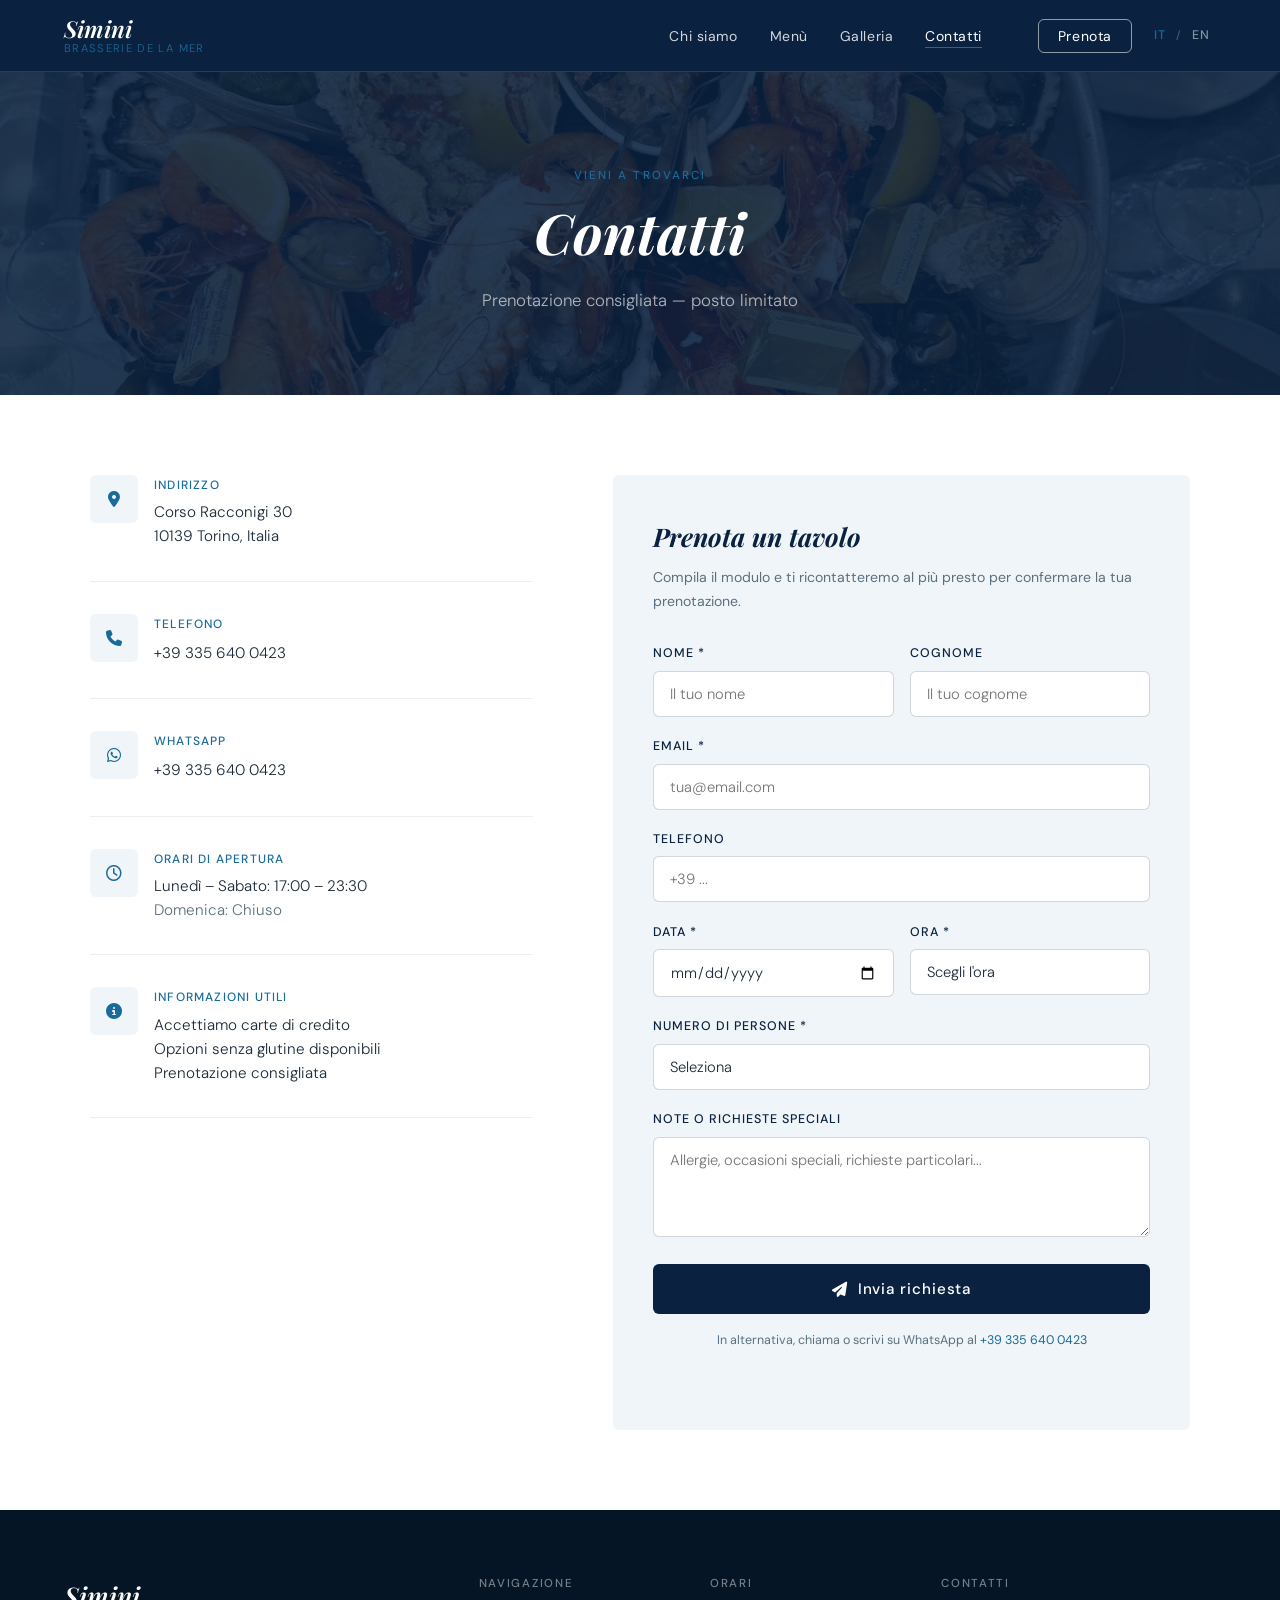
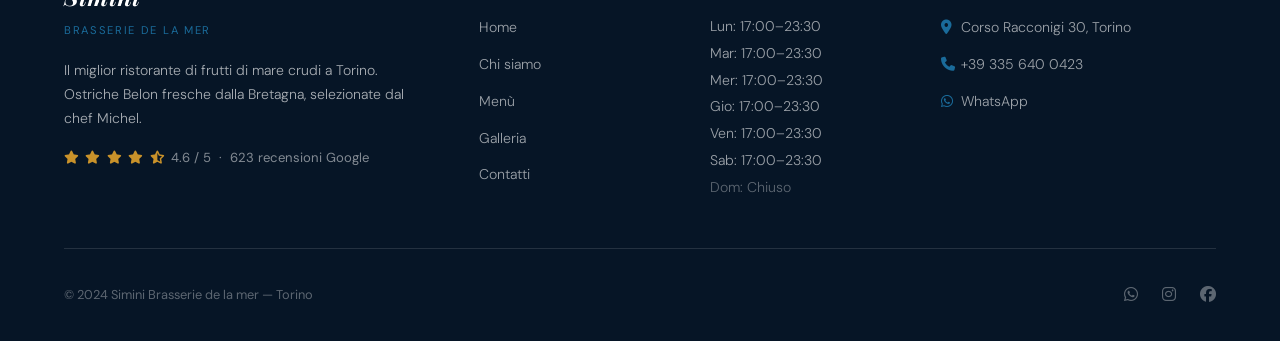
<file: contact.html>
<!DOCTYPE html>
<html lang="it">
<head>
  <meta charset="UTF-8">
  <meta name="viewport" content="width=device-width, initial-scale=1.0">
  <title>Contatti &amp; Prenotazioni — Simini Brasserie de la mer Torino</title>
  <meta name="description" content="Prenota un tavolo da Simini. Corso Racconigi 30, Torino. Tel: +39 335 640 0423. Aperto Lun–Sab 17:00–23:30.">
  <link rel="stylesheet" href="assets/css/style.css">
  <link rel="preconnect" href="https://fonts.googleapis.com">
  <link rel="preconnect" href="https://fonts.gstatic.com" crossorigin>
  <link rel="stylesheet" href="https://cdnjs.cloudflare.com/ajax/libs/font-awesome/6.5.0/css/all.min.css">
  <style>
    .fade-in { opacity:0; transform:translateY(20px); transition:opacity 0.7s ease, transform 0.7s ease; }
    .fade-in.visible { opacity:1; transform:none; }
  </style>
</head>
<body>

  <!-- NAVBAR -->
  <nav class="navbar">
    <a href="index.html" class="nav-brand">
      <span class="brand-main">Simini</span>
      <span class="brand-sub">Brasserie de la mer</span>
    </a>
    <ul class="nav-links">
      <li><a href="about.html">Chi siamo</a></li>
      <li><a href="menu.html">Menù</a></li>
      <li><a href="gallery.html">Galleria</a></li>
      <li><a href="contact.html" class="active">Contatti</a></li>
      <li><a href="contact.html" class="nav-cta">Prenota</a></li>
    </ul>
    <div class="lang-toggle">
      <a href="contact.html" class="active">IT</a>
      <span class="lang-sep">/</span>
      <a href="en/contact.html">EN</a>
    </div>
    <div class="nav-hamburger" aria-label="Menu">
      <span></span><span></span><span></span>
    </div>
  </nav>

  <!-- PAGE HEADER -->
  <header class="page-header">
    <span class="section-label">Vieni a trovarci</span>
    <h1 class="section-title">Contatti</h1>
    <p class="section-body" style="margin:0 auto;">
      Prenotazione consigliata — posto limitato
    </p>
  </header>

  <!-- CONTACT CONTENT -->
  <main class="contact-page">
    <div class="contact-page-inner">

      <!-- Info + Map -->
      <div class="fade-in">
        <div class="contact-detail-card">
          <div class="detail-icon"><i class="fa-solid fa-location-dot"></i></div>
          <div class="detail-text">
            <h4>Indirizzo</h4>
            <p>Corso Racconigi 30<br>10139 Torino, Italia</p>
          </div>
        </div>
        <div class="contact-detail-card">
          <div class="detail-icon"><i class="fa-solid fa-phone"></i></div>
          <div class="detail-text">
            <h4>Telefono</h4>
            <a href="tel:+393356400423">+39 335 640 0423</a>
          </div>
        </div>
        <div class="contact-detail-card">
          <div class="detail-icon"><i class="fa-brands fa-whatsapp"></i></div>
          <div class="detail-text">
            <h4>WhatsApp</h4>
            <a href="https://wa.me/393356400423">+39 335 640 0423</a>
          </div>
        </div>
        <div class="contact-detail-card">
          <div class="detail-icon"><i class="fa-regular fa-clock"></i></div>
          <div class="detail-text">
            <h4>Orari di apertura</h4>
            <p>
              Lunedì – Sabato: 17:00 – 23:30<br>
              <span style="color:var(--text-muted);">Domenica: Chiuso</span>
            </p>
          </div>
        </div>
        <div class="contact-detail-card">
          <div class="detail-icon"><i class="fa-solid fa-circle-info"></i></div>
          <div class="detail-text">
            <h4>Informazioni utili</h4>
            <p>
              Accettiamo carte di credito<br>
              Opzioni senza glutine disponibili<br>
              Prenotazione consigliata
            </p>
          </div>
        </div>
        <div class="contact-map">
          <iframe
            title="Mappa Simini Torino"
            src="https://maps.google.com/maps?q=Simini+Brasserie+de+la+mer+Torino+Corso+Racconigi+30&output=embed"
            allowfullscreen
            loading="lazy"
          ></iframe>
        </div>
      </div>

      <!-- Reservation Form -->
      <div class="contact-form-wrap fade-in">
        <h2>Prenota un tavolo</h2>
        <p>Compila il modulo e ti ricontatteremo al più presto per confermare la tua prenotazione.</p>
        <form class="reservation-form" novalidate>
          <div class="form-row">
            <div class="form-group">
              <label for="nome">Nome *</label>
              <input type="text" id="nome" name="nome" placeholder="Il tuo nome" required>
            </div>
            <div class="form-group">
              <label for="cognome">Cognome</label>
              <input type="text" id="cognome" name="cognome" placeholder="Il tuo cognome">
            </div>
          </div>
          <div class="form-group">
            <label for="email">Email *</label>
            <input type="email" id="email" name="email" placeholder="tua@email.com" required>
          </div>
          <div class="form-group">
            <label for="telefono">Telefono</label>
            <input type="tel" id="telefono" name="telefono" placeholder="+39 ...">
          </div>
          <div class="form-row">
            <div class="form-group">
              <label for="data">Data *</label>
              <input type="date" id="data" name="data" required>
            </div>
            <div class="form-group">
              <label for="ora">Ora *</label>
              <select id="ora" name="ora" required>
                <option value="">Scegli l'ora</option>
                <option>17:00</option>
                <option>17:30</option>
                <option>18:00</option>
                <option>18:30</option>
                <option>19:00</option>
                <option>19:30</option>
                <option>20:00</option>
                <option>20:30</option>
                <option>21:00</option>
                <option>21:30</option>
                <option>22:00</option>
                <option>22:30</option>
              </select>
            </div>
          </div>
          <div class="form-group">
            <label for="persone">Numero di persone *</label>
            <select id="persone" name="persone" required>
              <option value="">Seleziona</option>
              <option>1 persona</option>
              <option>2 persone</option>
              <option>3 persone</option>
              <option>4 persone</option>
              <option>5 persone</option>
              <option>6 persone</option>
              <option>7–10 persone</option>
              <option>Più di 10</option>
            </select>
          </div>
          <div class="form-group">
            <label for="messaggio">Note o richieste speciali</label>
            <textarea id="messaggio" name="messaggio" placeholder="Allergie, occasioni speciali, richieste particolari..."></textarea>
          </div>
          <button type="submit" class="form-submit">
            <i class="fa-solid fa-paper-plane"></i> Invia richiesta
          </button>
          <p style="font-size:0.78rem;color:var(--text-muted);margin-top:1rem;text-align:center;">
            In alternativa, chiama o scrivi su WhatsApp al <a href="tel:+393356400423" style="color:var(--ocean);">+39 335 640 0423</a>
          </p>
        </form>
      </div>

    </div>
  </main>

  <!-- FOOTER -->
  <footer>
    <div class="footer-grid">
      <div class="footer-brand">
        <span class="brand-main">Simini</span>
        <span class="brand-sub">Brasserie de la mer</span>
        <p>Il miglior ristorante di frutti di mare crudi a Torino. Ostriche Belon fresche dalla Bretagna, selezionate dal chef Michel.</p>
        <div class="footer-rating">
          <i class="fa-solid fa-star"></i>
          <i class="fa-solid fa-star"></i>
          <i class="fa-solid fa-star"></i>
          <i class="fa-solid fa-star"></i>
          <i class="fa-solid fa-star-half-stroke"></i>
          <span>4.6 / 5 &nbsp;·&nbsp; 623 recensioni Google</span>
        </div>
      </div>
      <div class="footer-col">
        <h4>Navigazione</h4>
        <ul>
          <li><a href="index.html">Home</a></li>
          <li><a href="about.html">Chi siamo</a></li>
          <li><a href="menu.html">Menù</a></li>
          <li><a href="gallery.html">Galleria</a></li>
          <li><a href="contact.html">Contatti</a></li>
        </ul>
      </div>
      <div class="footer-col footer-hours">
        <h4>Orari</h4>
        <p>
          Lun: 17:00–23:30<br>
          Mar: 17:00–23:30<br>
          Mer: 17:00–23:30<br>
          Gio: 17:00–23:30<br>
          Ven: 17:00–23:30<br>
          Sab: 17:00–23:30<br>
          <span class="closed">Dom: Chiuso</span>
        </p>
      </div>
      <div class="footer-col">
        <h4>Contatti</h4>
        <ul>
          <li><a href="https://maps.google.com/?q=Corso+Racconigi+30+Torino"><i class="fa-solid fa-location-dot" style="width:14px;color:var(--ocean);margin-right:6px;"></i>Corso Racconigi 30, Torino</a></li>
          <li><a href="tel:+393356400423"><i class="fa-solid fa-phone" style="width:14px;color:var(--ocean);margin-right:6px;"></i>+39 335 640 0423</a></li>
          <li><a href="https://wa.me/393356400423"><i class="fa-brands fa-whatsapp" style="width:14px;color:var(--ocean);margin-right:6px;"></i>WhatsApp</a></li>
        </ul>
      </div>
    </div>
    <div class="footer-bottom">
      <span class="footer-bottom-left">&copy; 2024 Simini Brasserie de la mer &mdash; Torino</span>
      <div class="footer-bottom-right">
        <a href="https://wa.me/393356400423" aria-label="WhatsApp"><i class="fa-brands fa-whatsapp"></i></a>
        <a href="https://www.instagram.com/" aria-label="Instagram"><i class="fa-brands fa-instagram"></i></a>
        <a href="https://www.facebook.com/" aria-label="Facebook"><i class="fa-brands fa-facebook"></i></a>
      </div>
    </div>
  </footer>

  <script src="assets/js/main.js"></script>
</body>
</html>
</file>
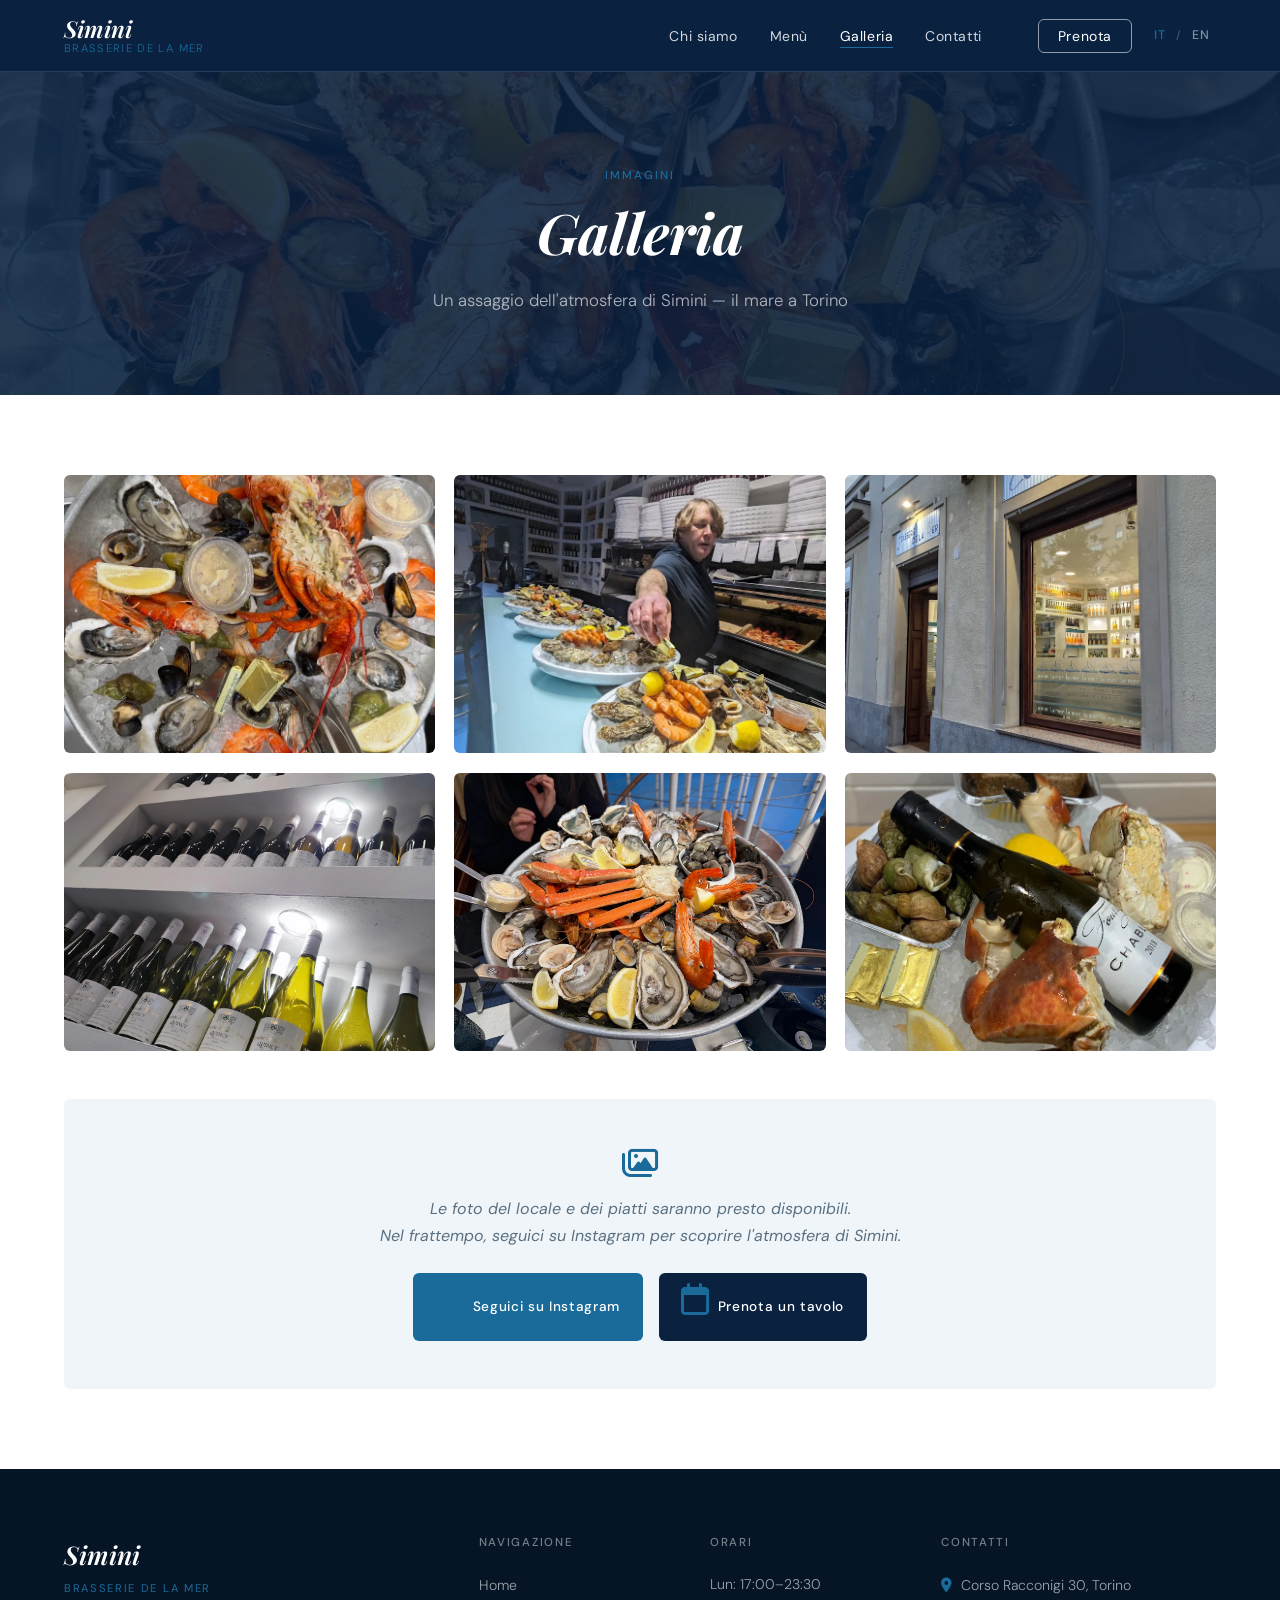
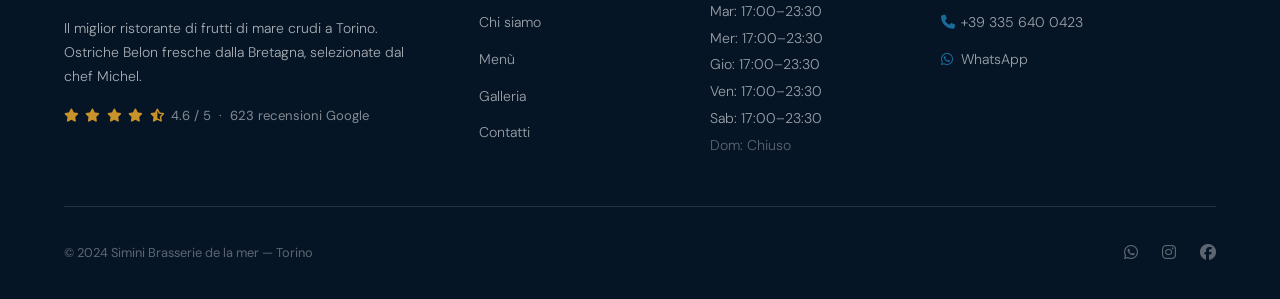
<file: gallery.html>
<!DOCTYPE html>
<html lang="it">
<head>
  <meta charset="UTF-8">
  <meta name="viewport" content="width=device-width, initial-scale=1.0">
  <title>Galleria — Simini Brasserie de la mer Torino</title>
  <meta name="description" content="La galleria fotografica di Simini — ostriche, plateau royal e l'atmosfera della nostra brasserie a Torino.">
  <link rel="stylesheet" href="assets/css/style.css">
  <link rel="preconnect" href="https://fonts.googleapis.com">
  <link rel="preconnect" href="https://fonts.gstatic.com" crossorigin>
  <link rel="stylesheet" href="https://cdnjs.cloudflare.com/ajax/libs/font-awesome/6.5.0/css/all.min.css">
  <style>
    .fade-in { opacity:0; transform:translateY(20px); transition:opacity 0.6s ease, transform 0.6s ease; }
    .fade-in.visible { opacity:1; transform:none; }
  </style>
</head>
<body>

  <!-- NAVBAR -->
  <nav class="navbar">
    <a href="index.html" class="nav-brand">
      <span class="brand-main">Simini</span>
      <span class="brand-sub">Brasserie de la mer</span>
    </a>
    <ul class="nav-links">
      <li><a href="about.html">Chi siamo</a></li>
      <li><a href="menu.html">Menù</a></li>
      <li><a href="gallery.html" class="active">Galleria</a></li>
      <li><a href="contact.html">Contatti</a></li>
      <li><a href="contact.html" class="nav-cta">Prenota</a></li>
    </ul>
    <div class="lang-toggle">
      <a href="gallery.html" class="active">IT</a>
      <span class="lang-sep">/</span>
      <a href="en/gallery.html">EN</a>
    </div>
    <div class="nav-hamburger" aria-label="Menu">
      <span></span><span></span><span></span>
    </div>
  </nav>

  <!-- PAGE HEADER -->
  <header class="page-header">
    <span class="section-label">Immagini</span>
    <h1 class="section-title">Galleria</h1>
    <p class="section-body" style="margin:0 auto;">
      Un assaggio dell'atmosfera di Simini — il mare a Torino
    </p>
  </header>

  <!-- GALLERY CONTENT -->
  <main class="gallery-page">
    <div class="gallery-page-inner">

      <div class="gallery-full-grid">
        <div class="gallery-full-item fade-in">
          <img
            src="assets/images/plateau-royal.webp"
            alt="Ostriche fresche su ghiaccio"
            loading="lazy"
          >
          <div class="overlay"><i class="fa-solid fa-magnifying-glass-plus"></i></div>
        </div>
        <div class="gallery-full-item fade-in">
          <img
            src="assets/images/chef.webp"
            alt="Plateau Royal di Simini"
            loading="lazy"
          >
          <div class="overlay"><i class="fa-solid fa-magnifying-glass-plus"></i></div>
        </div>

        <div class="gallery-full-item fade-in">
          <img
            src="assets/images/exterior.webp"
            alt="Dettaglio crostacei freschi"
            loading="lazy"
          >
          <div class="overlay"><i class="fa-solid fa-magnifying-glass-plus"></i></div>
        </div>
        <div class="gallery-full-item fade-in">
          <img
            src="assets/images/wine-wall.webp"
            alt="Ambiente della brasserie"
            loading="lazy"
          >
          <div class="overlay"><i class="fa-solid fa-magnifying-glass-plus"></i></div>
        </div>
        <div class="gallery-full-item fade-in">
          <img
            src="assets/images/oyster-platter.webp"
            alt="Eleganza in tavola"
            loading="lazy"
          >
          <div class="overlay"><i class="fa-solid fa-magnifying-glass-plus"></i></div>
        </div>
        <div class="gallery-full-item fade-in">
          <img
            src="assets/images/crab-chablis.webp"
            alt="Granchio con Chablis"
            loading="lazy"
          >
          <div class="overlay"><i class="fa-solid fa-magnifying-glass-plus"></i></div>
        </div>
      </div>

      <div class="gallery-coming-soon fade-in">
        <i class="fa-regular fa-images"></i>
        <p>Le foto del locale e dei piatti saranno presto disponibili.<br>
        Nel frattempo, seguici su Instagram per scoprire l'atmosfera di Simini.</p>
        <div style="margin-top:1.5rem;display:flex;gap:1rem;justify-content:center;flex-wrap:wrap;">
          <a href="https://www.instagram.com/" class="btn-ocean" style="font-size:0.85rem;padding:0.6rem 1.4rem;">
            <i class="fa-brands fa-instagram"></i> Seguici su Instagram
          </a>
          <a href="contact.html" class="btn-dark" style="font-size:0.85rem;padding:0.6rem 1.4rem;">
            <i class="fa-regular fa-calendar"></i> Prenota un tavolo
          </a>
        </div>
      </div>

    </div>
  </main>

  <!-- FOOTER -->
  <footer>
    <div class="footer-grid">
      <div class="footer-brand">
        <span class="brand-main">Simini</span>
        <span class="brand-sub">Brasserie de la mer</span>
        <p>Il miglior ristorante di frutti di mare crudi a Torino. Ostriche Belon fresche dalla Bretagna, selezionate dal chef Michel.</p>
        <div class="footer-rating">
          <i class="fa-solid fa-star"></i>
          <i class="fa-solid fa-star"></i>
          <i class="fa-solid fa-star"></i>
          <i class="fa-solid fa-star"></i>
          <i class="fa-solid fa-star-half-stroke"></i>
          <span>4.6 / 5 &nbsp;·&nbsp; 623 recensioni Google</span>
        </div>
      </div>
      <div class="footer-col">
        <h4>Navigazione</h4>
        <ul>
          <li><a href="index.html">Home</a></li>
          <li><a href="about.html">Chi siamo</a></li>
          <li><a href="menu.html">Menù</a></li>
          <li><a href="gallery.html">Galleria</a></li>
          <li><a href="contact.html">Contatti</a></li>
        </ul>
      </div>
      <div class="footer-col footer-hours">
        <h4>Orari</h4>
        <p>
          Lun: 17:00–23:30<br>
          Mar: 17:00–23:30<br>
          Mer: 17:00–23:30<br>
          Gio: 17:00–23:30<br>
          Ven: 17:00–23:30<br>
          Sab: 17:00–23:30<br>
          <span class="closed">Dom: Chiuso</span>
        </p>
      </div>
      <div class="footer-col">
        <h4>Contatti</h4>
        <ul>
          <li><a href="https://maps.google.com/?q=Corso+Racconigi+30+Torino"><i class="fa-solid fa-location-dot" style="width:14px;color:var(--ocean);margin-right:6px;"></i>Corso Racconigi 30, Torino</a></li>
          <li><a href="tel:+393356400423"><i class="fa-solid fa-phone" style="width:14px;color:var(--ocean);margin-right:6px;"></i>+39 335 640 0423</a></li>
          <li><a href="https://wa.me/393356400423"><i class="fa-brands fa-whatsapp" style="width:14px;color:var(--ocean);margin-right:6px;"></i>WhatsApp</a></li>
        </ul>
      </div>
    </div>
    <div class="footer-bottom">
      <span class="footer-bottom-left">&copy; 2024 Simini Brasserie de la mer &mdash; Torino</span>
      <div class="footer-bottom-right">
        <a href="https://wa.me/393356400423" aria-label="WhatsApp"><i class="fa-brands fa-whatsapp"></i></a>
        <a href="https://www.instagram.com/" aria-label="Instagram"><i class="fa-brands fa-instagram"></i></a>
        <a href="https://www.facebook.com/" aria-label="Facebook"><i class="fa-brands fa-facebook"></i></a>
      </div>
    </div>
  </footer>

  <script src="assets/js/main.js"></script>
</body>
</html>
</file>
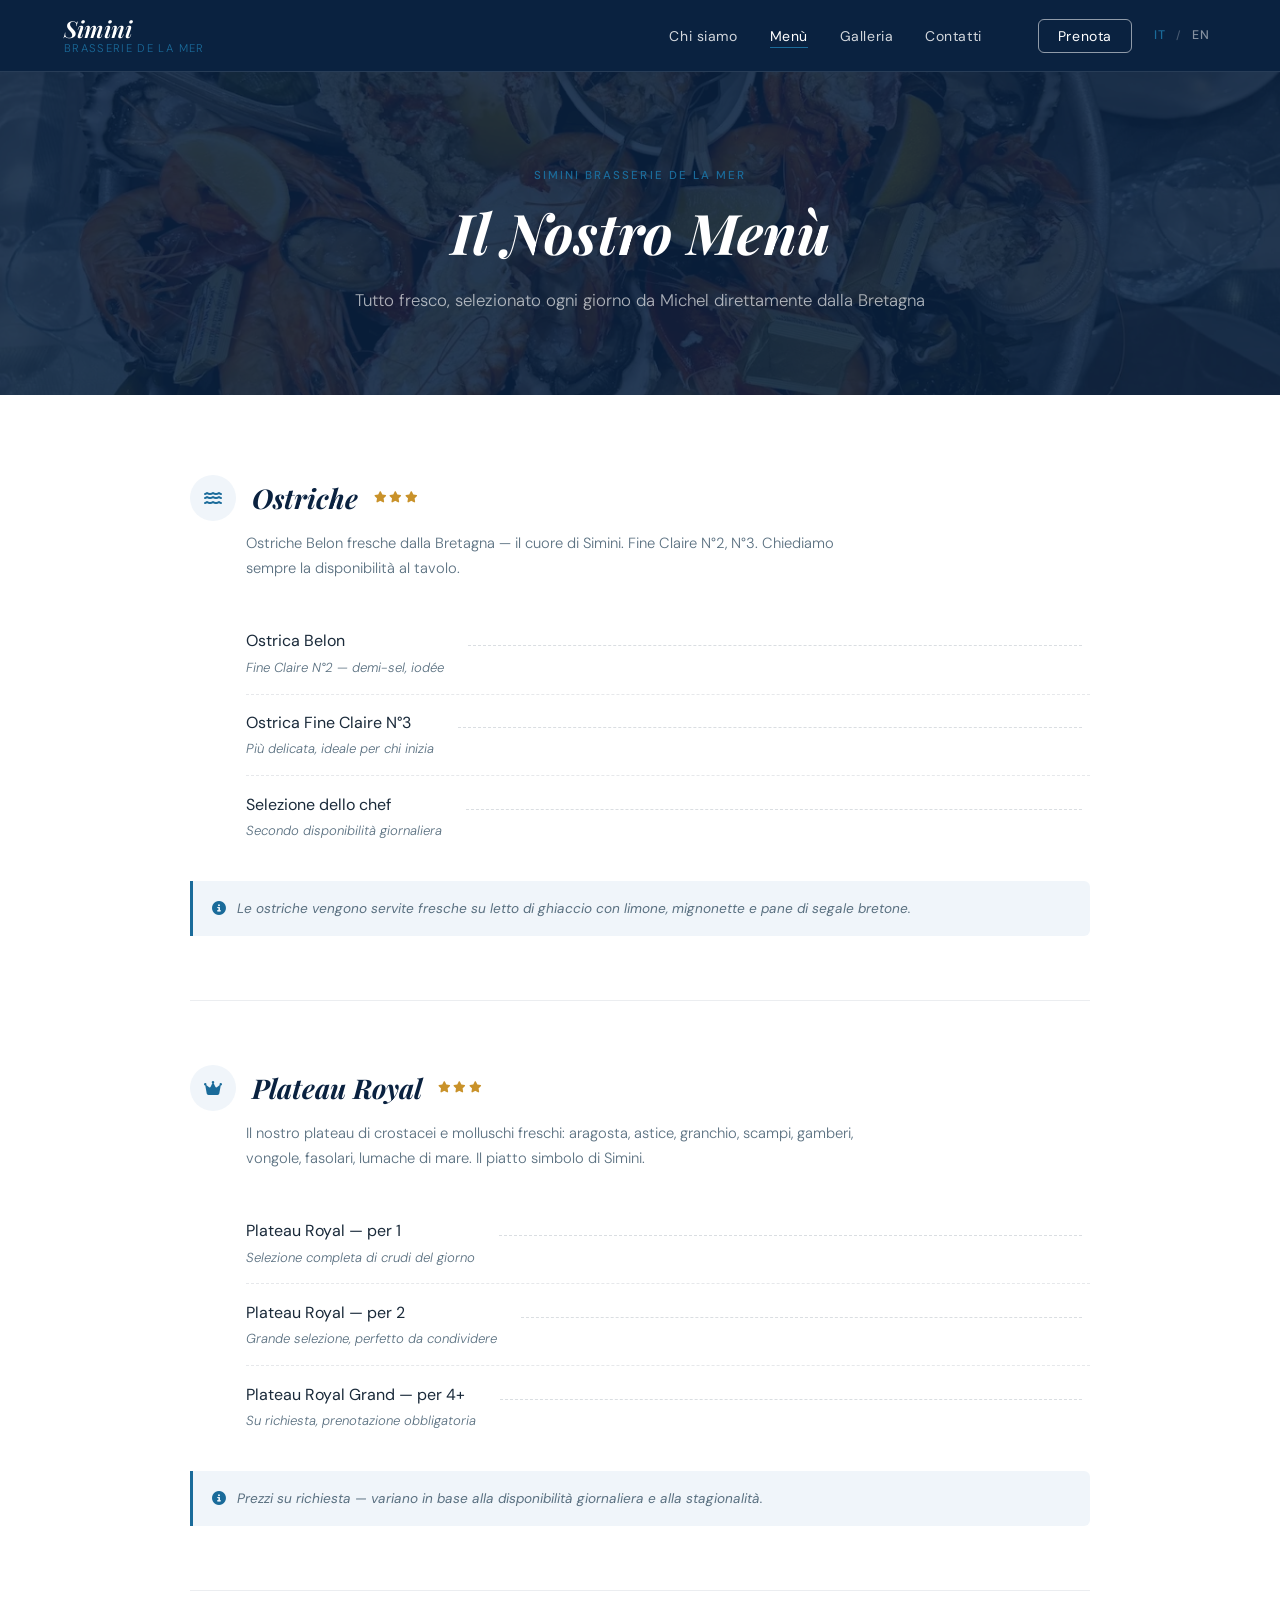
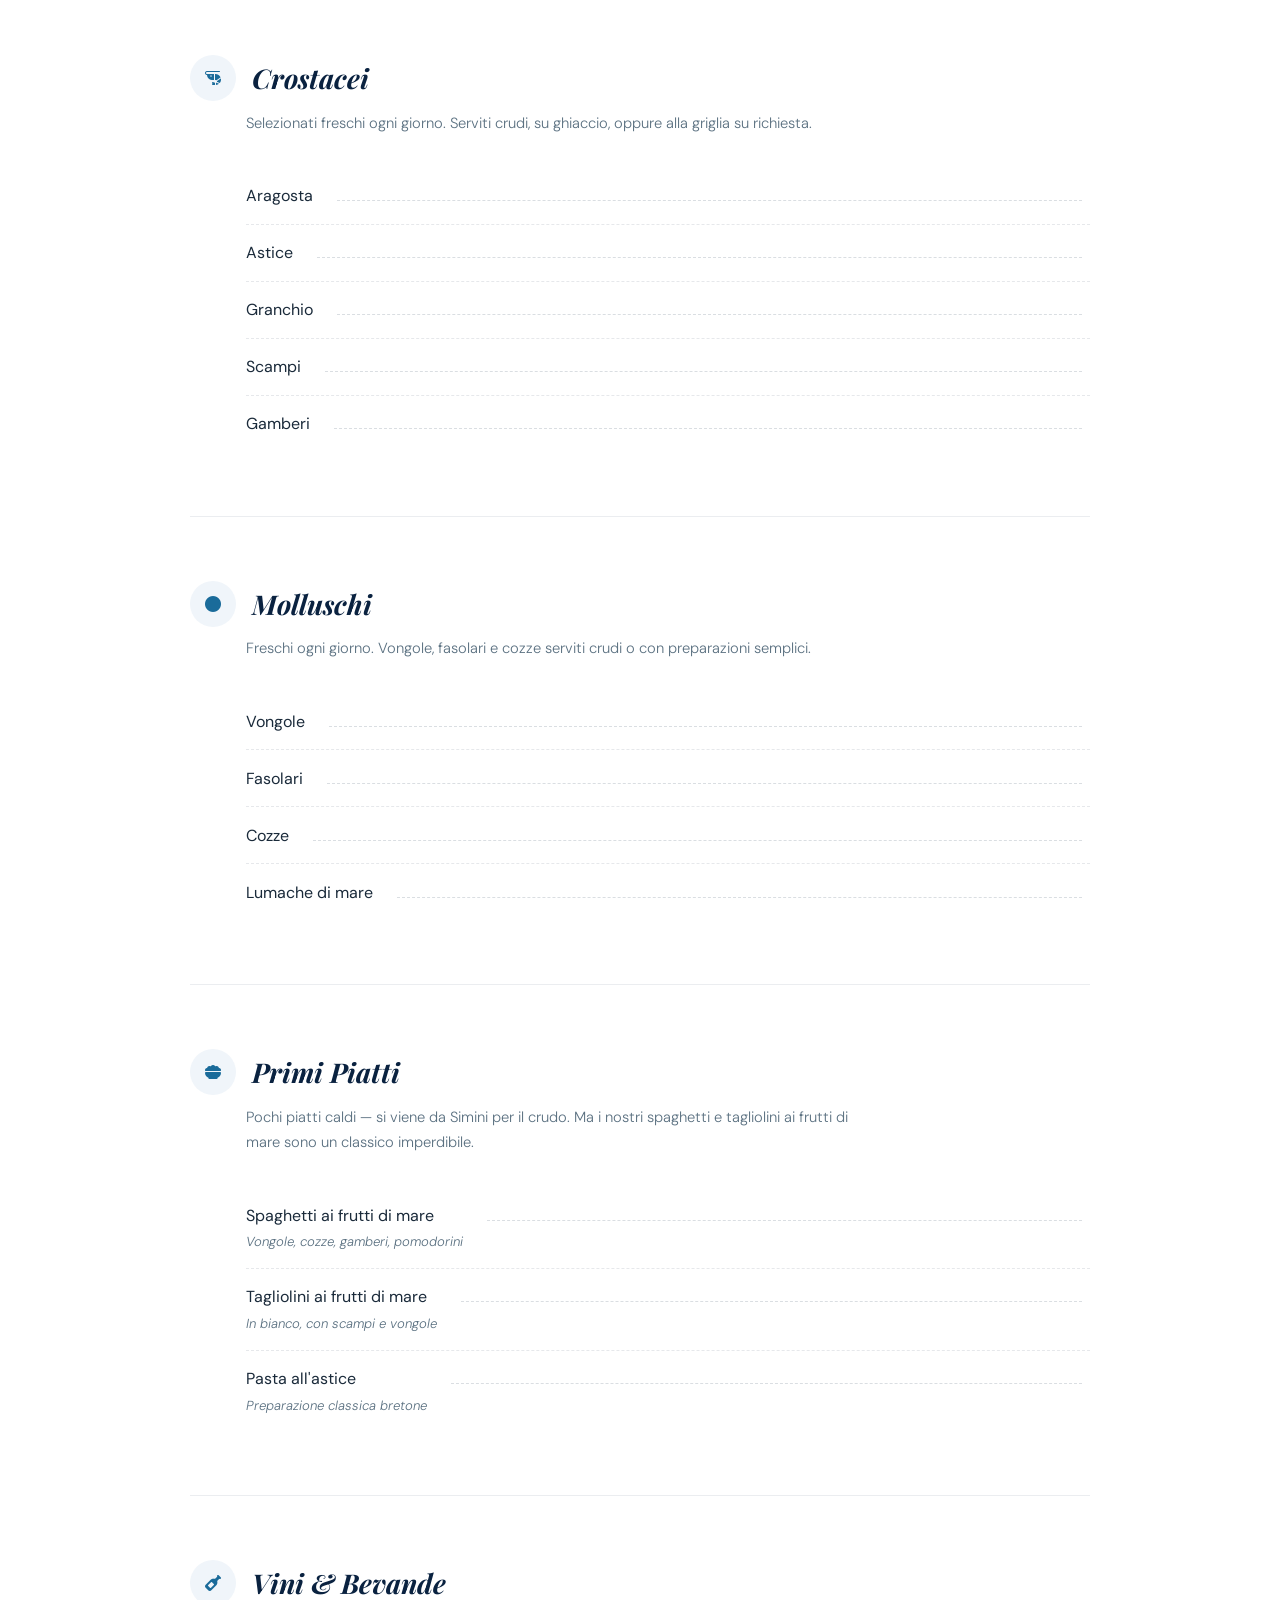
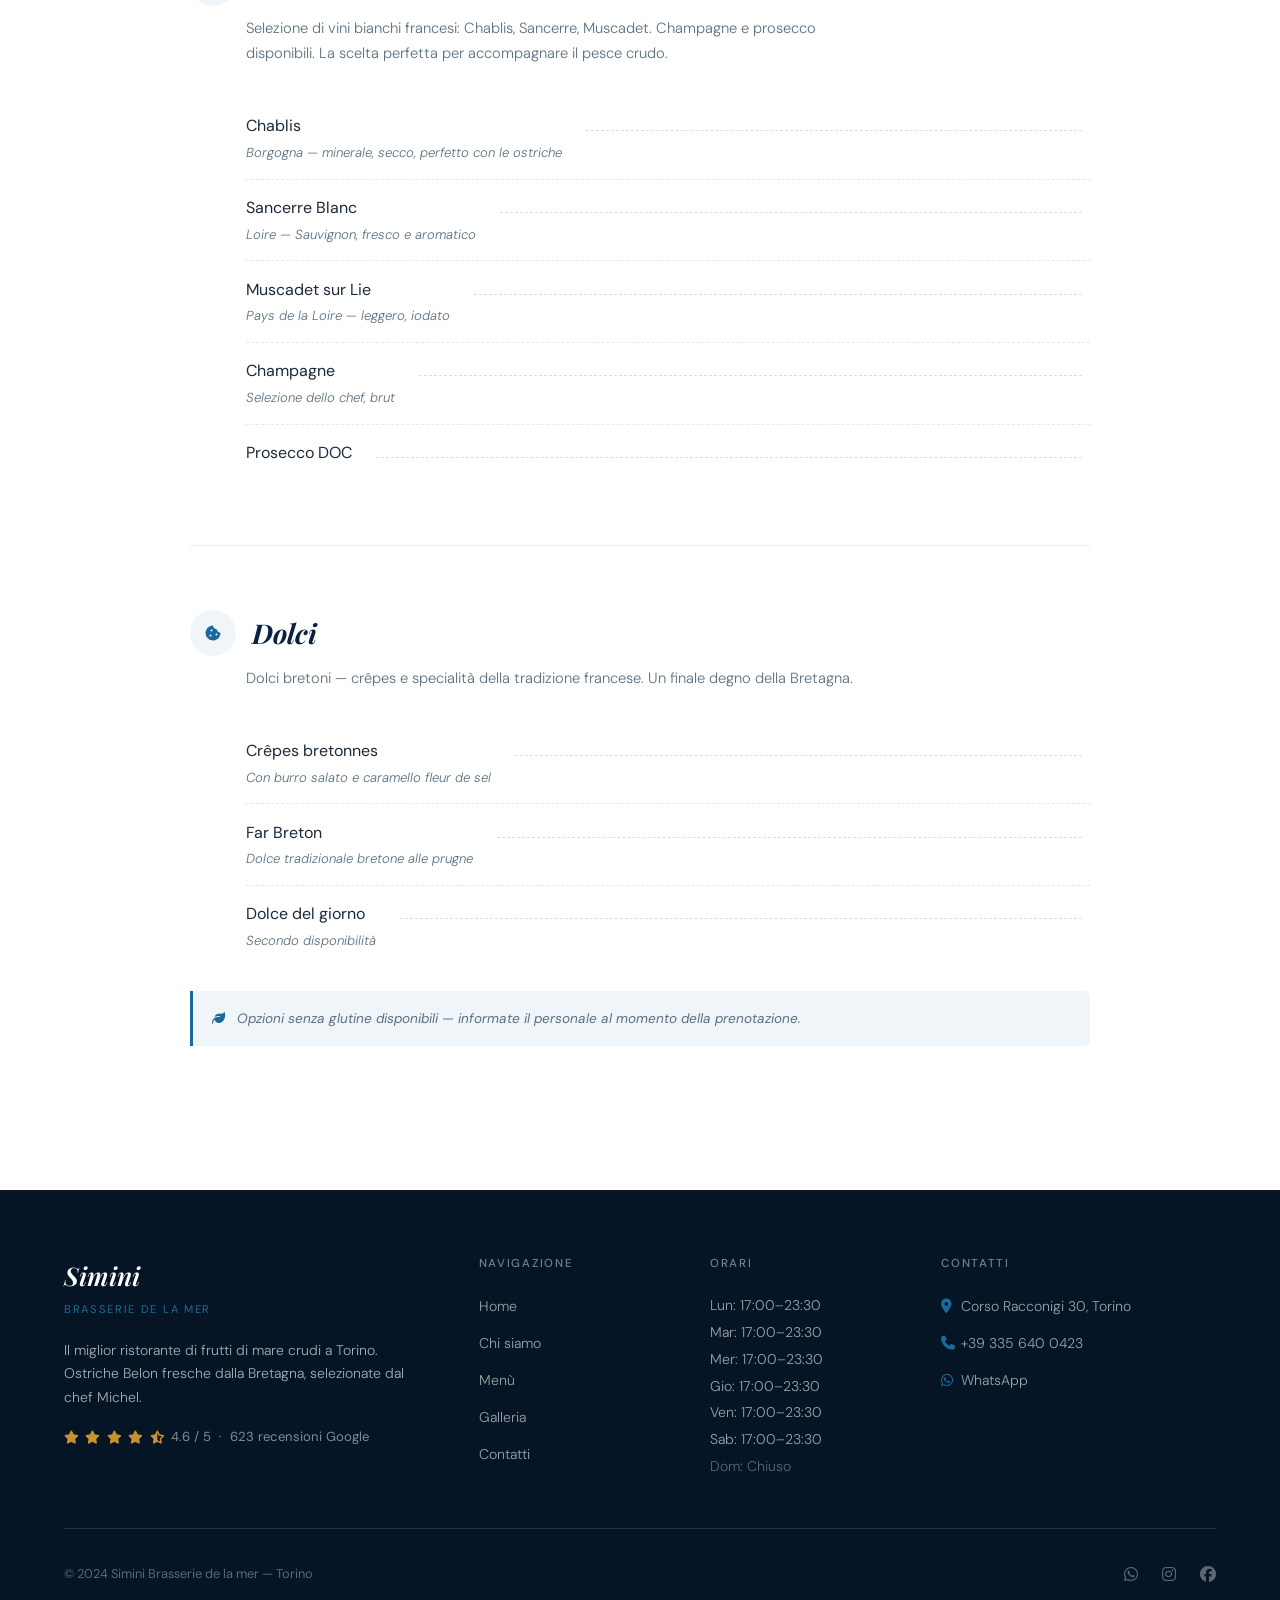
<file: menu.html>
<!DOCTYPE html>
<html lang="it">
<head>
  <meta charset="UTF-8">
  <meta name="viewport" content="width=device-width, initial-scale=1.0">
  <title>Menù — Simini Brasserie de la mer Torino</title>
  <meta name="description" content="Il menù di Simini: ostriche Belon, Plateau Royal, crostacei freschi, vini francesi. Tutto fresco, selezionato ogni giorno dalla Bretagna.">
  <link rel="stylesheet" href="assets/css/style.css">
  <link rel="preconnect" href="https://fonts.googleapis.com">
  <link rel="preconnect" href="https://fonts.gstatic.com" crossorigin>
  <link rel="stylesheet" href="https://cdnjs.cloudflare.com/ajax/libs/font-awesome/6.5.0/css/all.min.css">
</head>
<body>

  <!-- NAVBAR -->
  <nav class="navbar">
    <a href="index.html" class="nav-brand">
      <span class="brand-main">Simini</span>
      <span class="brand-sub">Brasserie de la mer</span>
    </a>
    <ul class="nav-links">
      <li><a href="about.html">Chi siamo</a></li>
      <li><a href="menu.html" class="active">Menù</a></li>
      <li><a href="gallery.html">Galleria</a></li>
      <li><a href="contact.html">Contatti</a></li>
      <li><a href="contact.html" class="nav-cta">Prenota</a></li>
    </ul>
    <div class="lang-toggle">
      <a href="menu.html" class="active">IT</a>
      <span class="lang-sep">/</span>
      <a href="en/menu.html">EN</a>
    </div>
    <div class="nav-hamburger" aria-label="Menu">
      <span></span><span></span><span></span>
    </div>
  </nav>

  <!-- PAGE HEADER -->
  <header class="page-header">
    <span class="section-label">Simini Brasserie de la mer</span>
    <h1 class="section-title">Il Nostro Menù</h1>
    <p class="section-body" style="margin:0 auto;">Tutto fresco, selezionato ogni giorno da Michel direttamente dalla Bretagna</p>
  </header>

  <!-- MENU CONTENT -->
  <main class="menu-page">
    <div class="menu-inner">

      <!-- OSTRICHE -->
      <div class="menu-category">
        <div class="menu-cat-header">
          <div class="menu-cat-icon"><i class="fa-solid fa-water"></i></div>
          <h2>Ostriche</h2>
          <div class="star-badge">
            <i class="fa-solid fa-star"></i>
            <i class="fa-solid fa-star"></i>
            <i class="fa-solid fa-star"></i>
          </div>
        </div>
        <p class="menu-cat-desc">
          Ostriche Belon fresche dalla Bretagna — il cuore di Simini. Fine Claire N°2, N°3.
          Chiediamo sempre la disponibilità al tavolo.
        </p>
        <div class="menu-items">
          <div class="menu-item">
            <div class="menu-item-name">
              Ostrica Belon
              <span>Fine Claire N°2 — demi-sel, iodée</span>
            </div>
            <div class="menu-item-dots"></div>
          </div>
          <div class="menu-item">
            <div class="menu-item-name">
              Ostrica Fine Claire N°3
              <span>Più delicata, ideale per chi inizia</span>
            </div>
            <div class="menu-item-dots"></div>
          </div>
          <div class="menu-item">
            <div class="menu-item-name">
              Selezione dello chef
              <span>Secondo disponibilità giornaliera</span>
            </div>
            <div class="menu-item-dots"></div>
          </div>
        </div>
        <div class="menu-note">
          <i class="fa-solid fa-circle-info"></i>
          Le ostriche vengono servite fresche su letto di ghiaccio con limone, mignonette e pane di segale bretone.
        </div>
      </div>

      <!-- PLATEAU ROYAL -->
      <div class="menu-category">
        <div class="menu-cat-header">
          <div class="menu-cat-icon"><i class="fa-solid fa-crown"></i></div>
          <h2>Plateau Royal</h2>
          <div class="star-badge">
            <i class="fa-solid fa-star"></i>
            <i class="fa-solid fa-star"></i>
            <i class="fa-solid fa-star"></i>
          </div>
        </div>
        <p class="menu-cat-desc">
          Il nostro plateau di crostacei e molluschi freschi: aragosta, astice, granchio, scampi,
          gamberi, vongole, fasolari, lumache di mare. Il piatto simbolo di Simini.
        </p>
        <div class="menu-items">
          <div class="menu-item">
            <div class="menu-item-name">
              Plateau Royal — per 1
              <span>Selezione completa di crudi del giorno</span>
            </div>
            <div class="menu-item-dots"></div>
          </div>
          <div class="menu-item">
            <div class="menu-item-name">
              Plateau Royal — per 2
              <span>Grande selezione, perfetto da condividere</span>
            </div>
            <div class="menu-item-dots"></div>
          </div>
          <div class="menu-item">
            <div class="menu-item-name">
              Plateau Royal Grand — per 4+
              <span>Su richiesta, prenotazione obbligatoria</span>
            </div>
            <div class="menu-item-dots"></div>
          </div>
        </div>
        <div class="menu-note">
          <i class="fa-solid fa-circle-info"></i>
          Prezzi su richiesta — variano in base alla disponibilità giornaliera e alla stagionalità.
        </div>
      </div>

      <!-- CROSTACEI -->
      <div class="menu-category">
        <div class="menu-cat-header">
          <div class="menu-cat-icon"><i class="fa-solid fa-shrimp"></i></div>
          <h2>Crostacei</h2>
        </div>
        <p class="menu-cat-desc">
          Selezionati freschi ogni giorno. Serviti crudi, su ghiaccio, oppure alla griglia su richiesta.
        </p>
        <div class="menu-items">
          <div class="menu-item">
            <div class="menu-item-name">Aragosta</div>
            <div class="menu-item-dots"></div>
          </div>
          <div class="menu-item">
            <div class="menu-item-name">Astice</div>
            <div class="menu-item-dots"></div>
          </div>
          <div class="menu-item">
            <div class="menu-item-name">Granchio</div>
            <div class="menu-item-dots"></div>
          </div>
          <div class="menu-item">
            <div class="menu-item-name">Scampi</div>
            <div class="menu-item-dots"></div>
          </div>
          <div class="menu-item">
            <div class="menu-item-name">Gamberi</div>
            <div class="menu-item-dots"></div>
          </div>
        </div>
      </div>

      <!-- MOLLUSCHI -->
      <div class="menu-category">
        <div class="menu-cat-header">
          <div class="menu-cat-icon"><i class="fa-solid fa-circle"></i></div>
          <h2>Molluschi</h2>
        </div>
        <p class="menu-cat-desc">
          Freschi ogni giorno. Vongole, fasolari e cozze serviti crudi o con preparazioni semplici.
        </p>
        <div class="menu-items">
          <div class="menu-item">
            <div class="menu-item-name">Vongole</div>
            <div class="menu-item-dots"></div>
          </div>
          <div class="menu-item">
            <div class="menu-item-name">Fasolari</div>
            <div class="menu-item-dots"></div>
          </div>
          <div class="menu-item">
            <div class="menu-item-name">Cozze</div>
            <div class="menu-item-dots"></div>
          </div>
          <div class="menu-item">
            <div class="menu-item-name">Lumache di mare</div>
            <div class="menu-item-dots"></div>
          </div>
        </div>
      </div>

      <!-- PRIMI PIATTI -->
      <div class="menu-category">
        <div class="menu-cat-header">
          <div class="menu-cat-icon"><i class="fa-solid fa-bowl-food"></i></div>
          <h2>Primi Piatti</h2>
        </div>
        <p class="menu-cat-desc">
          Pochi piatti caldi — si viene da Simini per il crudo. Ma i nostri spaghetti
          e tagliolini ai frutti di mare sono un classico imperdibile.
        </p>
        <div class="menu-items">
          <div class="menu-item">
            <div class="menu-item-name">
              Spaghetti ai frutti di mare
              <span>Vongole, cozze, gamberi, pomodorini</span>
            </div>
            <div class="menu-item-dots"></div>
          </div>
          <div class="menu-item">
            <div class="menu-item-name">
              Tagliolini ai frutti di mare
              <span>In bianco, con scampi e vongole</span>
            </div>
            <div class="menu-item-dots"></div>
          </div>
          <div class="menu-item">
            <div class="menu-item-name">
              Pasta all'astice
              <span>Preparazione classica bretone</span>
            </div>
            <div class="menu-item-dots"></div>
          </div>
        </div>
      </div>

      <!-- VINI -->
      <div class="menu-category">
        <div class="menu-cat-header">
          <div class="menu-cat-icon"><i class="fa-solid fa-wine-bottle"></i></div>
          <h2>Vini &amp; Bevande</h2>
        </div>
        <p class="menu-cat-desc">
          Selezione di vini bianchi francesi: Chablis, Sancerre, Muscadet.
          Champagne e prosecco disponibili. La scelta perfetta per accompagnare il pesce crudo.
        </p>
        <div class="menu-items">
          <div class="menu-item">
            <div class="menu-item-name">
              Chablis
              <span>Borgogna — minerale, secco, perfetto con le ostriche</span>
            </div>
            <div class="menu-item-dots"></div>
          </div>
          <div class="menu-item">
            <div class="menu-item-name">
              Sancerre Blanc
              <span>Loire — Sauvignon, fresco e aromatico</span>
            </div>
            <div class="menu-item-dots"></div>
          </div>
          <div class="menu-item">
            <div class="menu-item-name">
              Muscadet sur Lie
              <span>Pays de la Loire — leggero, iodato</span>
            </div>
            <div class="menu-item-dots"></div>
          </div>
          <div class="menu-item">
            <div class="menu-item-name">
              Champagne
              <span>Selezione dello chef, brut</span>
            </div>
            <div class="menu-item-dots"></div>
          </div>
          <div class="menu-item">
            <div class="menu-item-name">Prosecco DOC</div>
            <div class="menu-item-dots"></div>
          </div>
        </div>
      </div>

      <!-- DOLCI -->
      <div class="menu-category">
        <div class="menu-cat-header">
          <div class="menu-cat-icon"><i class="fa-solid fa-cookie-bite"></i></div>
          <h2>Dolci</h2>
        </div>
        <p class="menu-cat-desc">
          Dolci bretoni — crêpes e specialità della tradizione francese. Un finale degno della Bretagna.
        </p>
        <div class="menu-items">
          <div class="menu-item">
            <div class="menu-item-name">
              Crêpes bretonnes
              <span>Con burro salato e caramello fleur de sel</span>
            </div>
            <div class="menu-item-dots"></div>
          </div>
          <div class="menu-item">
            <div class="menu-item-name">
              Far Breton
              <span>Dolce tradizionale bretone alle prugne</span>
            </div>
            <div class="menu-item-dots"></div>
          </div>
          <div class="menu-item">
            <div class="menu-item-name">
              Dolce del giorno
              <span>Secondo disponibilità</span>
            </div>
            <div class="menu-item-dots"></div>
          </div>
        </div>
        <div class="menu-note">
          <i class="fa-solid fa-leaf"></i>
          Opzioni senza glutine disponibili — informate il personale al momento della prenotazione.
        </div>
      </div>

    </div><!-- /menu-inner -->
  </main>

  <!-- FOOTER -->
  <footer>
    <div class="footer-grid">
      <div class="footer-brand">
        <span class="brand-main">Simini</span>
        <span class="brand-sub">Brasserie de la mer</span>
        <p>Il miglior ristorante di frutti di mare crudi a Torino. Ostriche Belon fresche dalla Bretagna, selezionate dal chef Michel.</p>
        <div class="footer-rating">
          <i class="fa-solid fa-star"></i>
          <i class="fa-solid fa-star"></i>
          <i class="fa-solid fa-star"></i>
          <i class="fa-solid fa-star"></i>
          <i class="fa-solid fa-star-half-stroke"></i>
          <span>4.6 / 5 &nbsp;·&nbsp; 623 recensioni Google</span>
        </div>
      </div>
      <div class="footer-col">
        <h4>Navigazione</h4>
        <ul>
          <li><a href="index.html">Home</a></li>
          <li><a href="about.html">Chi siamo</a></li>
          <li><a href="menu.html">Menù</a></li>
          <li><a href="gallery.html">Galleria</a></li>
          <li><a href="contact.html">Contatti</a></li>
        </ul>
      </div>
      <div class="footer-col footer-hours">
        <h4>Orari</h4>
        <p>
          Lun: 17:00–23:30<br>
          Mar: 17:00–23:30<br>
          Mer: 17:00–23:30<br>
          Gio: 17:00–23:30<br>
          Ven: 17:00–23:30<br>
          Sab: 17:00–23:30<br>
          <span class="closed">Dom: Chiuso</span>
        </p>
      </div>
      <div class="footer-col">
        <h4>Contatti</h4>
        <ul>
          <li><a href="https://maps.google.com/?q=Corso+Racconigi+30+Torino"><i class="fa-solid fa-location-dot" style="width:14px;color:var(--ocean);margin-right:6px;"></i>Corso Racconigi 30, Torino</a></li>
          <li><a href="tel:+393356400423"><i class="fa-solid fa-phone" style="width:14px;color:var(--ocean);margin-right:6px;"></i>+39 335 640 0423</a></li>
          <li><a href="https://wa.me/393356400423"><i class="fa-brands fa-whatsapp" style="width:14px;color:var(--ocean);margin-right:6px;"></i>WhatsApp</a></li>
        </ul>
      </div>
    </div>
    <div class="footer-bottom">
      <span class="footer-bottom-left">&copy; 2024 Simini Brasserie de la mer &mdash; Torino</span>
      <div class="footer-bottom-right">
        <a href="https://wa.me/393356400423" aria-label="WhatsApp"><i class="fa-brands fa-whatsapp"></i></a>
        <a href="https://www.instagram.com/" aria-label="Instagram"><i class="fa-brands fa-instagram"></i></a>
        <a href="https://www.facebook.com/" aria-label="Facebook"><i class="fa-brands fa-facebook"></i></a>
      </div>
    </div>
  </footer>

  <script src="assets/js/main.js"></script>
</body>
</html>
</file>
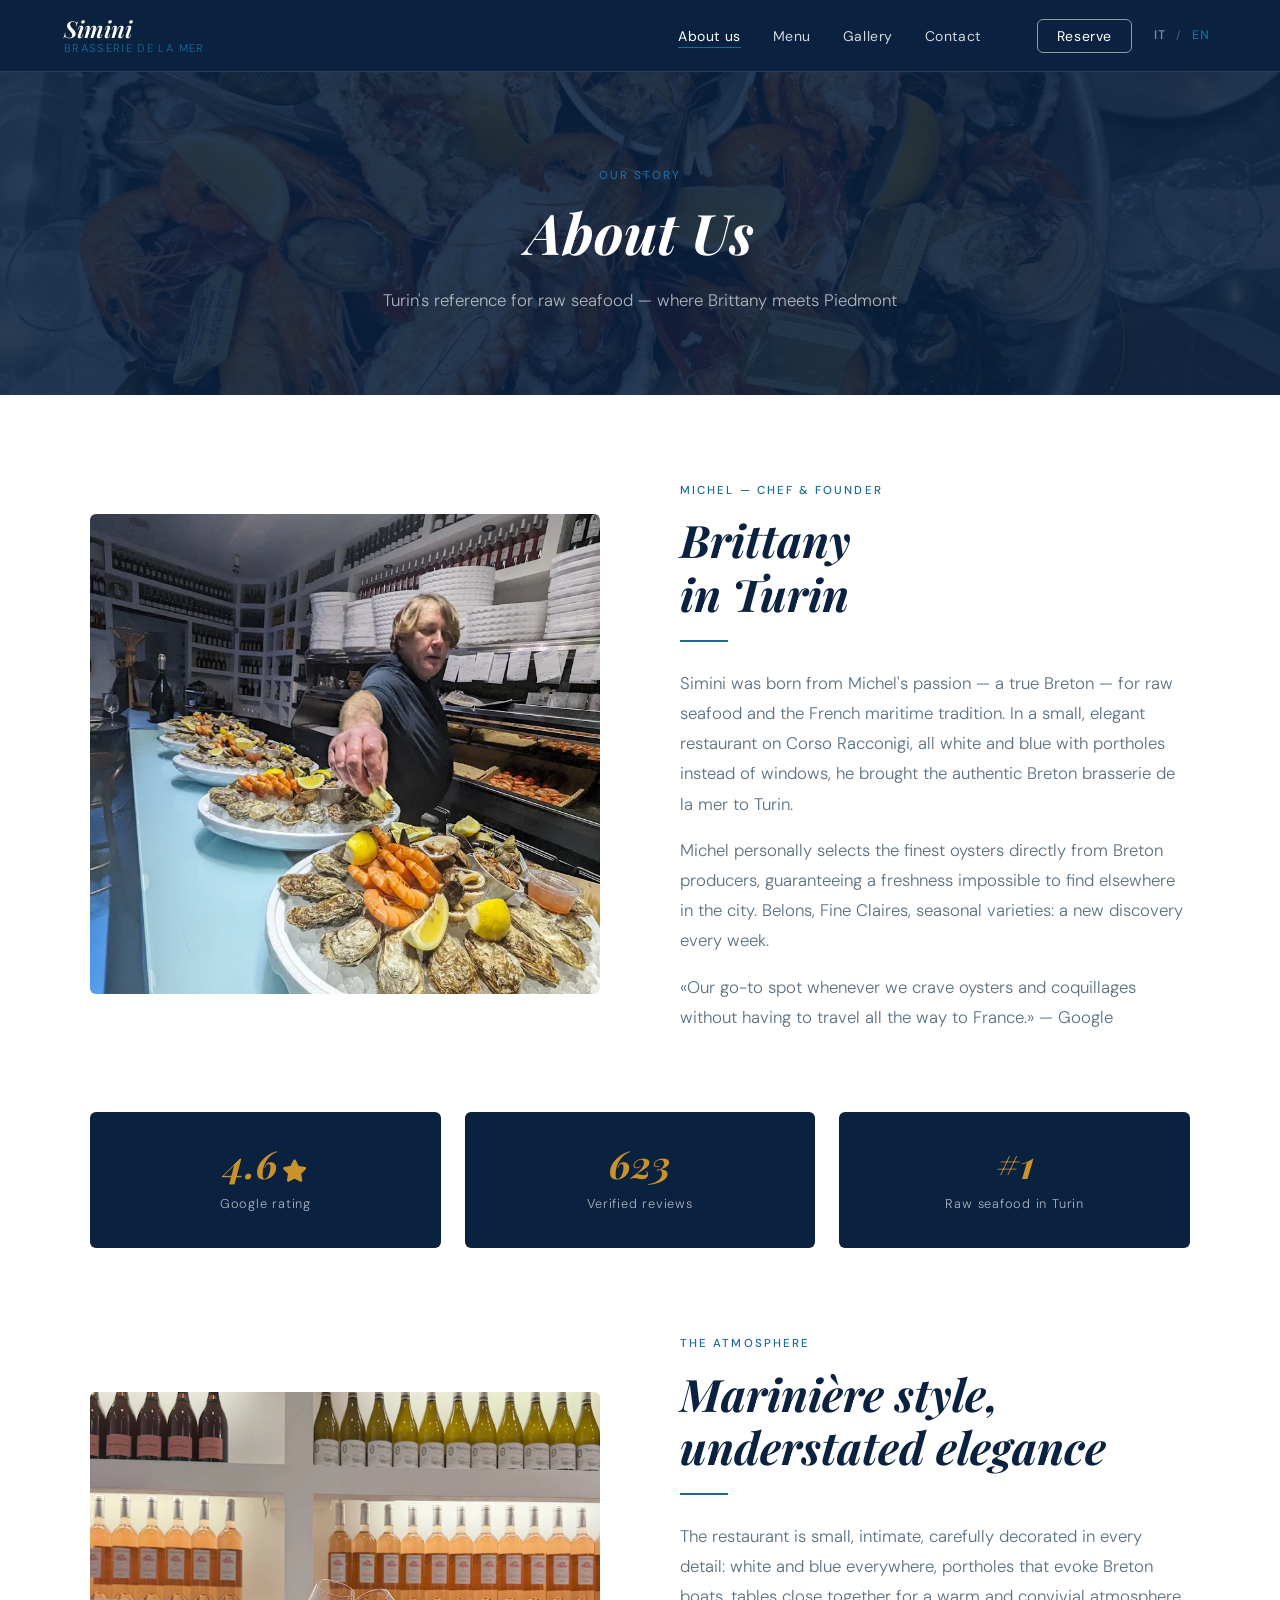
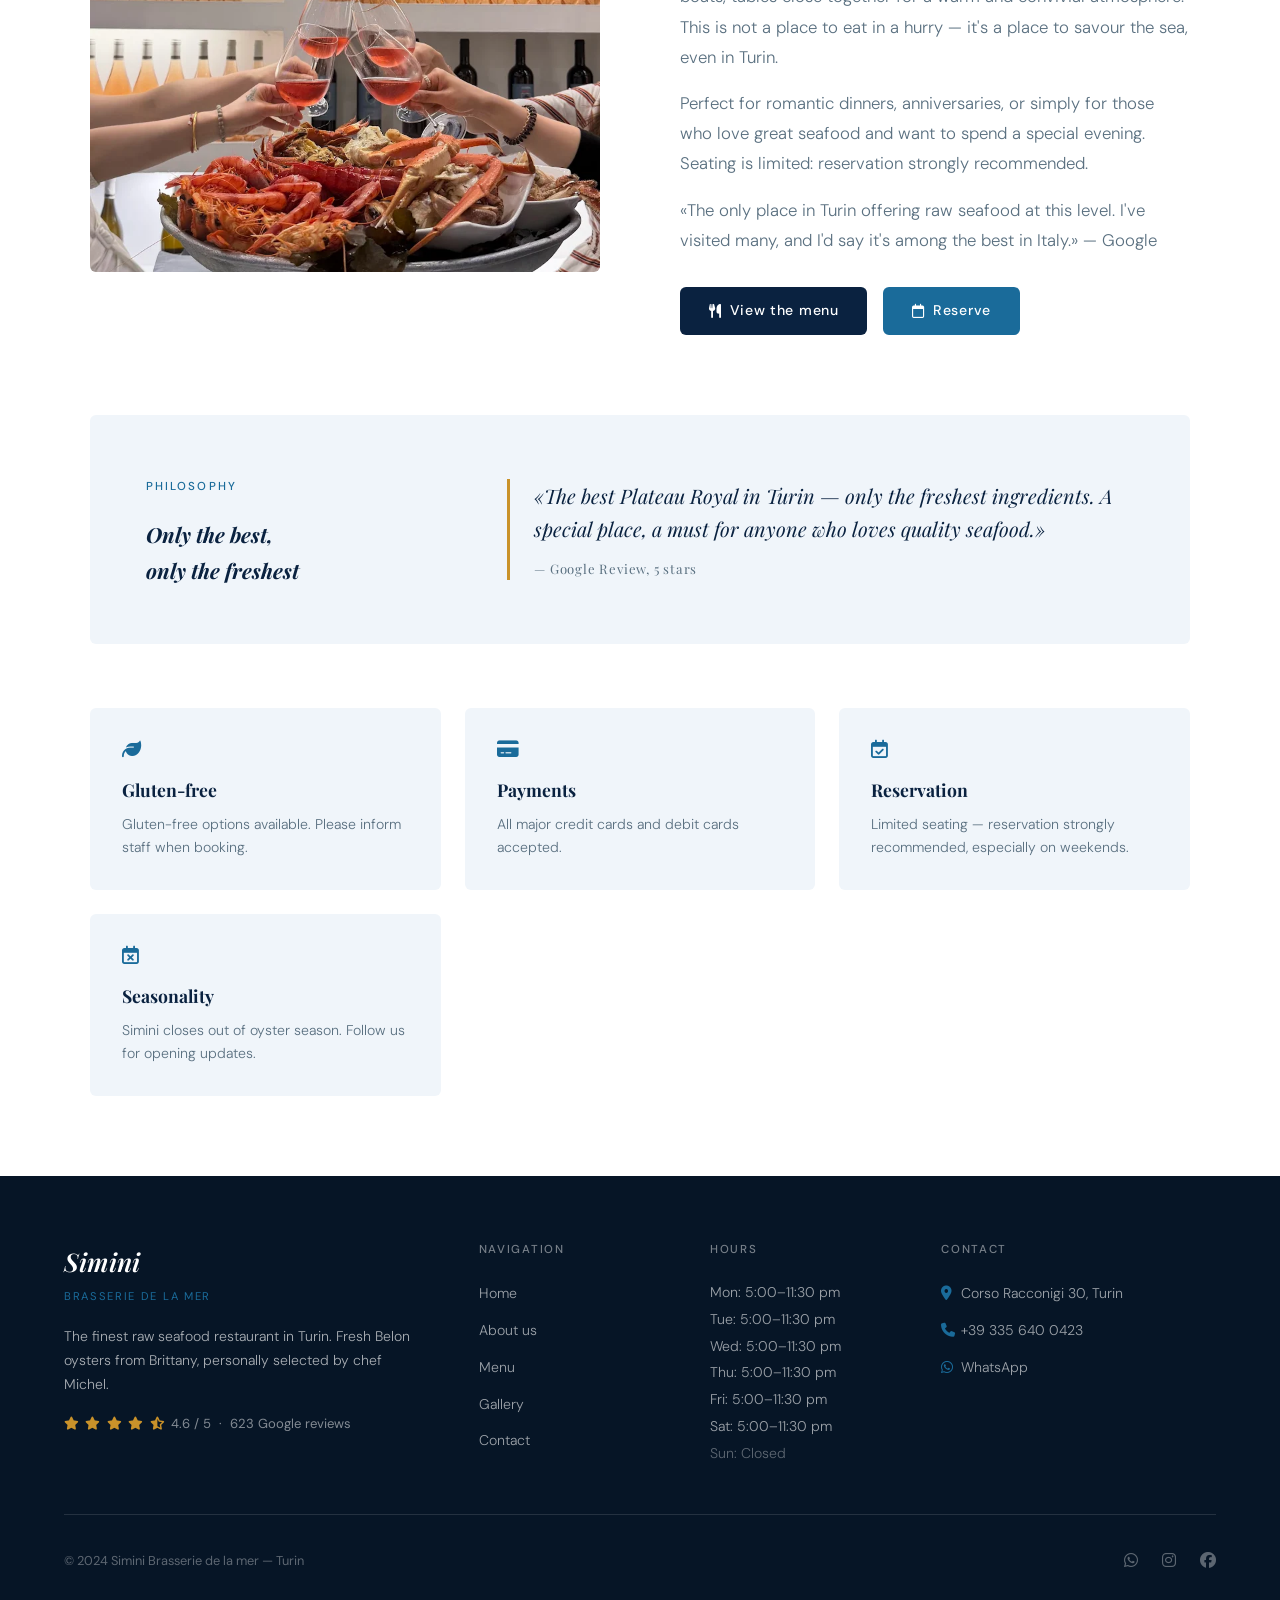
<file: en/about.html>
<!DOCTYPE html>
<html lang="en">
<head>
  <meta charset="UTF-8">
  <meta name="viewport" content="width=device-width, initial-scale=1.0">
  <title>About Us — Simini Brasserie de la mer Turin</title>
  <meta name="description" content="The story of Simini and chef Michel. From the heart of Brittany to Turin — the finest raw seafood in the city.">
  <link rel="stylesheet" href="../assets/css/style.css">
  <link rel="preconnect" href="https://fonts.googleapis.com">
  <link rel="preconnect" href="https://fonts.gstatic.com" crossorigin>
  <link rel="stylesheet" href="https://cdnjs.cloudflare.com/ajax/libs/font-awesome/6.5.0/css/all.min.css">
  <style>
    .fade-in { opacity:0; transform:translateY(24px); transition:opacity 0.7s ease, transform 0.7s ease; }
    .fade-in.visible { opacity:1; transform:none; }
  </style>
</head>
<body>

  <!-- NAVBAR -->
  <nav class="navbar">
    <a href="index.html" class="nav-brand">
      <span class="brand-main">Simini</span>
      <span class="brand-sub">Brasserie de la mer</span>
    </a>
    <ul class="nav-links">
      <li><a href="about.html" class="active">About us</a></li>
      <li><a href="menu.html">Menu</a></li>
      <li><a href="gallery.html">Gallery</a></li>
      <li><a href="contact.html">Contact</a></li>
      <li><a href="contact.html" class="nav-cta">Reserve</a></li>
    </ul>
    <div class="lang-toggle">
      <a href="../about.html">IT</a>
      <span class="lang-sep">/</span>
      <a href="about.html" class="active">EN</a>
    </div>
    <div class="nav-hamburger" aria-label="Menu">
      <span></span><span></span><span></span>
    </div>
  </nav>

  <!-- PAGE HEADER -->
  <header class="page-header">
    <span class="section-label">Our story</span>
    <h1 class="section-title">About Us</h1>
    <p class="section-body" style="margin:0 auto;">
      Turin's reference for raw seafood — where Brittany meets Piedmont
    </p>
  </header>

  <!-- ABOUT CONTENT -->
  <main class="about-page">
    <div class="about-page-inner">

      <div class="about-story fade-in">
        <img
          src="../assets/images/chef.webp"
          alt="Chef Michel with oysters"
          loading="lazy"
        >
        <div>
          <span class="section-label">Michel — Chef &amp; founder</span>
          <h2 class="section-title">Brittany<br>in Turin</h2>
          <div class="divider"></div>
          <p class="section-body">
            Simini was born from Michel's passion — a true Breton — for raw seafood and the French
            maritime tradition. In a small, elegant restaurant on Corso Racconigi, all white and blue
            with portholes instead of windows, he brought the authentic Breton brasserie de la mer to Turin.
          </p>
          <p class="section-body mt-2">
            Michel personally selects the finest oysters directly from Breton producers,
            guaranteeing a freshness impossible to find elsewhere in the city.
            Belons, Fine Claires, seasonal varieties: a new discovery every week.
          </p>
          <p class="section-body mt-2">
            «Our go-to spot whenever we crave oysters and coquillages
            without having to travel all the way to France.» — Google
          </p>
        </div>
      </div>

      <div class="about-stats">
        <div class="stat-card fade-in">
          <span class="stat-number">4.6<i class="fa-solid fa-star" style="font-size:1.4rem;margin-left:4px;"></i></span>
          <span class="stat-label">Google rating</span>
        </div>
        <div class="stat-card fade-in">
          <span class="stat-number">623</span>
          <span class="stat-label">Verified reviews</span>
        </div>
        <div class="stat-card fade-in">
          <span class="stat-number">#1</span>
          <span class="stat-label">Raw seafood in Turin</span>
        </div>
      </div>

      <div class="about-story fade-in" style="margin-top:5rem;">
        <div>
          <span class="section-label">The atmosphere</span>
          <h2 class="section-title">Marinière style,<br>understated elegance</h2>
          <div class="divider"></div>
          <p class="section-body">
            The restaurant is small, intimate, carefully decorated in every detail: white and blue everywhere,
            portholes that evoke Breton boats, tables close together for a warm and convivial atmosphere.
            This is not a place to eat in a hurry — it's a place to savour the sea, even in Turin.
          </p>
          <p class="section-body mt-2">
            Perfect for romantic dinners, anniversaries, or simply for those who love great seafood
            and want to spend a special evening. Seating is limited: reservation strongly recommended.
          </p>
          <p class="section-body mt-2">
            «The only place in Turin offering raw seafood at this level.
            I've visited many, and I'd say it's among the best in Italy.» — Google
          </p>
          <div style="margin-top:2rem; display:flex; gap:1rem; flex-wrap:wrap;">
            <a href="menu.html" class="btn-dark">
              <i class="fa-solid fa-utensils"></i> View the menu
            </a>
            <a href="contact.html" class="btn-ocean">
              <i class="fa-regular fa-calendar"></i> Reserve
            </a>
          </div>
        </div>
        <img
          src="../assets/images/plateau-toast.webp"
          alt="Fresh seafood"
          loading="lazy"
          style="order:-1;"
        >
      </div>

      <div class="about-philosophy fade-in" style="margin-top:5rem;">
        <div>
          <span class="section-label">Philosophy</span>
          <h3 style="font-family:'Playfair Display',serif;font-style:italic;font-size:1.3rem;color:var(--navy);margin-top:0.5rem;">
            Only the best,<br>only the freshest
          </h3>
        </div>
        <blockquote>
          «The best Plateau Royal in Turin — only the freshest ingredients.
          A special place, a must for anyone who loves quality seafood.»
          <cite>— Google Review, 5 stars</cite>
        </blockquote>
      </div>

      <div style="display:grid;grid-template-columns:repeat(auto-fit,minmax(260px,1fr));gap:1.5rem;margin-top:4rem;" class="fade-in">
        <div style="background:var(--light-bg);border-radius:var(--radius);padding:2rem;">
          <i class="fa-solid fa-leaf" style="color:var(--ocean);font-size:1.2rem;margin-bottom:1rem;display:block;"></i>
          <h4 style="font-family:'Playfair Display',serif;font-size:1.1rem;color:var(--navy);margin-bottom:0.5rem;">Gluten-free</h4>
          <p style="font-size:0.88rem;color:var(--text-muted);font-weight:300;line-height:1.6;">
            Gluten-free options available. Please inform staff when booking.
          </p>
        </div>
        <div style="background:var(--light-bg);border-radius:var(--radius);padding:2rem;">
          <i class="fa-solid fa-credit-card" style="color:var(--ocean);font-size:1.2rem;margin-bottom:1rem;display:block;"></i>
          <h4 style="font-family:'Playfair Display',serif;font-size:1.1rem;color:var(--navy);margin-bottom:0.5rem;">Payments</h4>
          <p style="font-size:0.88rem;color:var(--text-muted);font-weight:300;line-height:1.6;">
            All major credit cards and debit cards accepted.
          </p>
        </div>
        <div style="background:var(--light-bg);border-radius:var(--radius);padding:2rem;">
          <i class="fa-regular fa-calendar-check" style="color:var(--ocean);font-size:1.2rem;margin-bottom:1rem;display:block;"></i>
          <h4 style="font-family:'Playfair Display',serif;font-size:1.1rem;color:var(--navy);margin-bottom:0.5rem;">Reservation</h4>
          <p style="font-size:0.88rem;color:var(--text-muted);font-weight:300;line-height:1.6;">
            Limited seating — reservation strongly recommended, especially on weekends.
          </p>
        </div>
        <div style="background:var(--light-bg);border-radius:var(--radius);padding:2rem;">
          <i class="fa-regular fa-calendar-xmark" style="color:var(--ocean);font-size:1.2rem;margin-bottom:1rem;display:block;"></i>
          <h4 style="font-family:'Playfair Display',serif;font-size:1.1rem;color:var(--navy);margin-bottom:0.5rem;">Seasonality</h4>
          <p style="font-size:0.88rem;color:var(--text-muted);font-weight:300;line-height:1.6;">
            Simini closes out of oyster season. Follow us for opening updates.
          </p>
        </div>
      </div>

    </div>
  </main>

  <!-- FOOTER -->
  <footer>
    <div class="footer-grid">
      <div class="footer-brand">
        <span class="brand-main">Simini</span>
        <span class="brand-sub">Brasserie de la mer</span>
        <p>The finest raw seafood restaurant in Turin. Fresh Belon oysters from Brittany, personally selected by chef Michel.</p>
        <div class="footer-rating">
          <i class="fa-solid fa-star"></i>
          <i class="fa-solid fa-star"></i>
          <i class="fa-solid fa-star"></i>
          <i class="fa-solid fa-star"></i>
          <i class="fa-solid fa-star-half-stroke"></i>
          <span>4.6 / 5 &nbsp;·&nbsp; 623 Google reviews</span>
        </div>
      </div>
      <div class="footer-col">
        <h4>Navigation</h4>
        <ul>
          <li><a href="index.html">Home</a></li>
          <li><a href="about.html">About us</a></li>
          <li><a href="menu.html">Menu</a></li>
          <li><a href="gallery.html">Gallery</a></li>
          <li><a href="contact.html">Contact</a></li>
        </ul>
      </div>
      <div class="footer-col footer-hours">
        <h4>Hours</h4>
        <p>
          Mon: 5:00–11:30 pm<br>
          Tue: 5:00–11:30 pm<br>
          Wed: 5:00–11:30 pm<br>
          Thu: 5:00–11:30 pm<br>
          Fri: 5:00–11:30 pm<br>
          Sat: 5:00–11:30 pm<br>
          <span class="closed">Sun: Closed</span>
        </p>
      </div>
      <div class="footer-col">
        <h4>Contact</h4>
        <ul>
          <li><a href="https://maps.google.com/?q=Corso+Racconigi+30+Torino"><i class="fa-solid fa-location-dot" style="width:14px;color:var(--ocean);margin-right:6px;"></i>Corso Racconigi 30, Turin</a></li>
          <li><a href="tel:+393356400423"><i class="fa-solid fa-phone" style="width:14px;color:var(--ocean);margin-right:6px;"></i>+39 335 640 0423</a></li>
          <li><a href="https://wa.me/393356400423"><i class="fa-brands fa-whatsapp" style="width:14px;color:var(--ocean);margin-right:6px;"></i>WhatsApp</a></li>
        </ul>
      </div>
    </div>
    <div class="footer-bottom">
      <span class="footer-bottom-left">&copy; 2024 Simini Brasserie de la mer &mdash; Turin</span>
      <div class="footer-bottom-right">
        <a href="https://wa.me/393356400423" aria-label="WhatsApp"><i class="fa-brands fa-whatsapp"></i></a>
        <a href="https://www.instagram.com/" aria-label="Instagram"><i class="fa-brands fa-instagram"></i></a>
        <a href="https://www.facebook.com/" aria-label="Facebook"><i class="fa-brands fa-facebook"></i></a>
      </div>
    </div>
  </footer>

  <script src="../assets/js/main.js"></script>
</body>
</html>
</file>
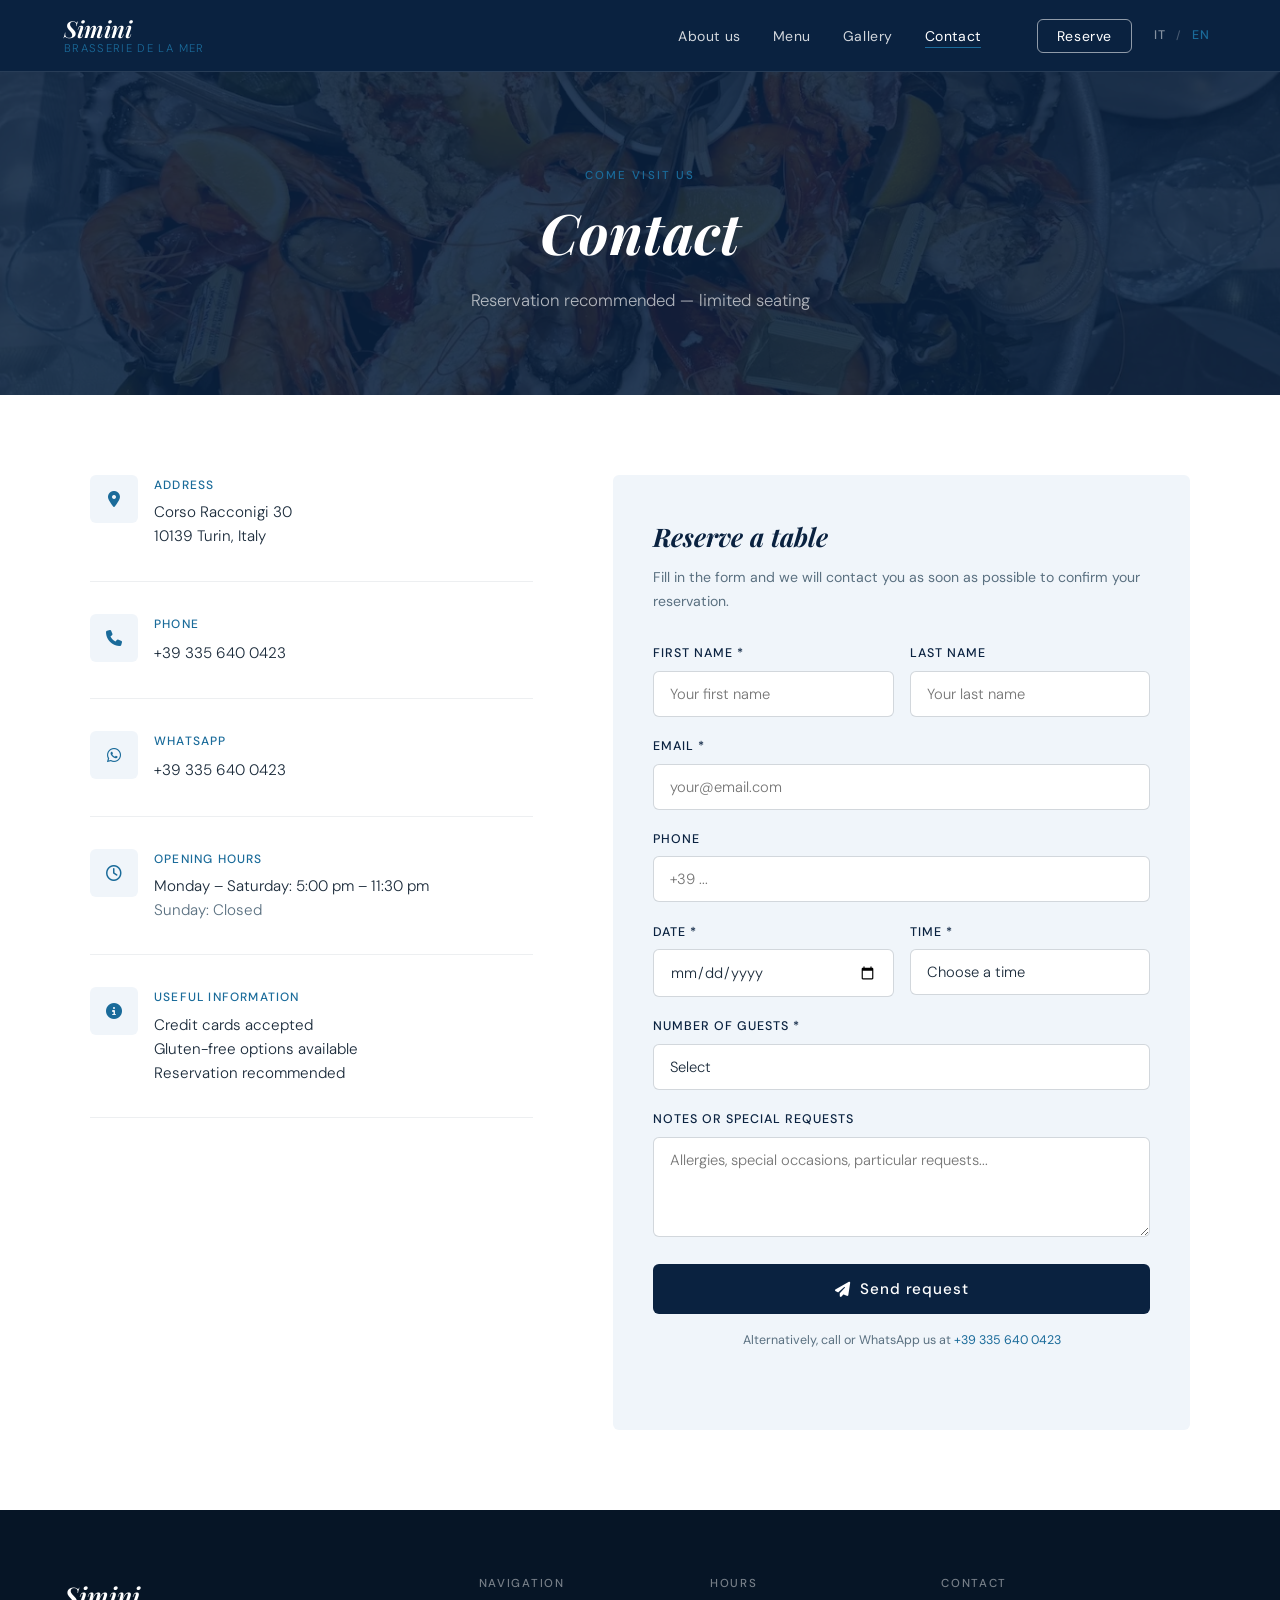
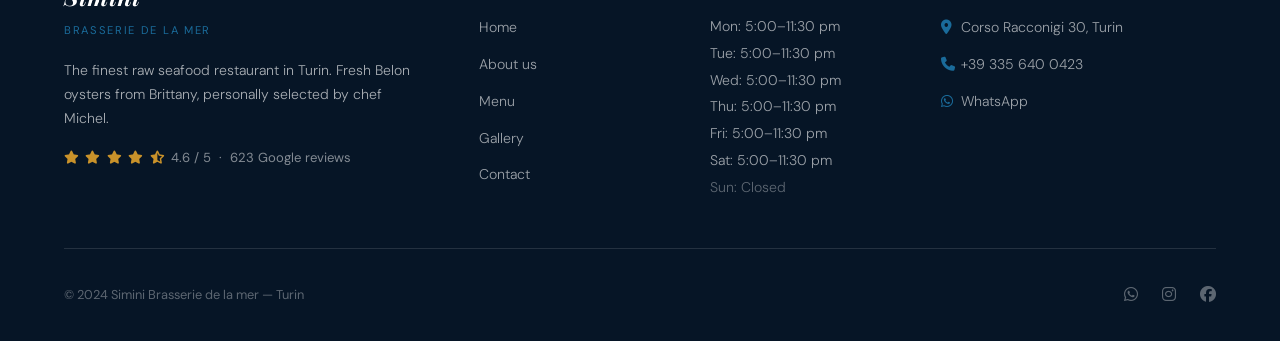
<file: en/contact.html>
<!DOCTYPE html>
<html lang="en">
<head>
  <meta charset="UTF-8">
  <meta name="viewport" content="width=device-width, initial-scale=1.0">
  <title>Contact &amp; Reservations — Simini Brasserie de la mer Turin</title>
  <meta name="description" content="Reserve a table at Simini. Corso Racconigi 30, Turin. Phone: +39 335 640 0423. Open Mon–Sat 5:00 pm–11:30 pm.">
  <link rel="stylesheet" href="../assets/css/style.css">
  <link rel="preconnect" href="https://fonts.googleapis.com">
  <link rel="preconnect" href="https://fonts.gstatic.com" crossorigin>
  <link rel="stylesheet" href="https://cdnjs.cloudflare.com/ajax/libs/font-awesome/6.5.0/css/all.min.css">
  <style>
    .fade-in { opacity:0; transform:translateY(20px); transition:opacity 0.7s ease, transform 0.7s ease; }
    .fade-in.visible { opacity:1; transform:none; }
  </style>
</head>
<body>

  <!-- NAVBAR -->
  <nav class="navbar">
    <a href="index.html" class="nav-brand">
      <span class="brand-main">Simini</span>
      <span class="brand-sub">Brasserie de la mer</span>
    </a>
    <ul class="nav-links">
      <li><a href="about.html">About us</a></li>
      <li><a href="menu.html">Menu</a></li>
      <li><a href="gallery.html">Gallery</a></li>
      <li><a href="contact.html" class="active">Contact</a></li>
      <li><a href="contact.html" class="nav-cta">Reserve</a></li>
    </ul>
    <div class="lang-toggle">
      <a href="../contact.html">IT</a>
      <span class="lang-sep">/</span>
      <a href="contact.html" class="active">EN</a>
    </div>
    <div class="nav-hamburger" aria-label="Menu">
      <span></span><span></span><span></span>
    </div>
  </nav>

  <!-- PAGE HEADER -->
  <header class="page-header">
    <span class="section-label">Come visit us</span>
    <h1 class="section-title">Contact</h1>
    <p class="section-body" style="margin:0 auto;">
      Reservation recommended — limited seating
    </p>
  </header>

  <!-- CONTACT CONTENT -->
  <main class="contact-page">
    <div class="contact-page-inner">

      <!-- Info + Map -->
      <div class="fade-in">
        <div class="contact-detail-card">
          <div class="detail-icon"><i class="fa-solid fa-location-dot"></i></div>
          <div class="detail-text">
            <h4>Address</h4>
            <p>Corso Racconigi 30<br>10139 Turin, Italy</p>
          </div>
        </div>
        <div class="contact-detail-card">
          <div class="detail-icon"><i class="fa-solid fa-phone"></i></div>
          <div class="detail-text">
            <h4>Phone</h4>
            <a href="tel:+393356400423">+39 335 640 0423</a>
          </div>
        </div>
        <div class="contact-detail-card">
          <div class="detail-icon"><i class="fa-brands fa-whatsapp"></i></div>
          <div class="detail-text">
            <h4>WhatsApp</h4>
            <a href="https://wa.me/393356400423">+39 335 640 0423</a>
          </div>
        </div>
        <div class="contact-detail-card">
          <div class="detail-icon"><i class="fa-regular fa-clock"></i></div>
          <div class="detail-text">
            <h4>Opening hours</h4>
            <p>
              Monday – Saturday: 5:00 pm – 11:30 pm<br>
              <span style="color:var(--text-muted);">Sunday: Closed</span>
            </p>
          </div>
        </div>
        <div class="contact-detail-card">
          <div class="detail-icon"><i class="fa-solid fa-circle-info"></i></div>
          <div class="detail-text">
            <h4>Useful information</h4>
            <p>
              Credit cards accepted<br>
              Gluten-free options available<br>
              Reservation recommended
            </p>
          </div>
        </div>
        <div class="contact-map">
          <iframe
            title="Simini Turin Map"
            src="https://maps.google.com/maps?q=Simini+Brasserie+de+la+mer+Torino+Corso+Racconigi+30&output=embed"
            allowfullscreen
            loading="lazy"
          ></iframe>
        </div>
      </div>

      <!-- Reservation Form -->
      <div class="contact-form-wrap fade-in">
        <h2>Reserve a table</h2>
        <p>Fill in the form and we will contact you as soon as possible to confirm your reservation.</p>
        <form class="reservation-form" novalidate>
          <div class="form-row">
            <div class="form-group">
              <label for="nome">First name *</label>
              <input type="text" id="nome" name="nome" placeholder="Your first name" required>
            </div>
            <div class="form-group">
              <label for="cognome">Last name</label>
              <input type="text" id="cognome" name="cognome" placeholder="Your last name">
            </div>
          </div>
          <div class="form-group">
            <label for="email">Email *</label>
            <input type="email" id="email" name="email" placeholder="your@email.com" required>
          </div>
          <div class="form-group">
            <label for="telefono">Phone</label>
            <input type="tel" id="telefono" name="telefono" placeholder="+39 ...">
          </div>
          <div class="form-row">
            <div class="form-group">
              <label for="data">Date *</label>
              <input type="date" id="data" name="data" required>
            </div>
            <div class="form-group">
              <label for="ora">Time *</label>
              <select id="ora" name="ora" required>
                <option value="">Choose a time</option>
                <option>5:00 pm</option>
                <option>5:30 pm</option>
                <option>6:00 pm</option>
                <option>6:30 pm</option>
                <option>7:00 pm</option>
                <option>7:30 pm</option>
                <option>8:00 pm</option>
                <option>8:30 pm</option>
                <option>9:00 pm</option>
                <option>9:30 pm</option>
                <option>10:00 pm</option>
                <option>10:30 pm</option>
              </select>
            </div>
          </div>
          <div class="form-group">
            <label for="persone">Number of guests *</label>
            <select id="persone" name="persone" required>
              <option value="">Select</option>
              <option>1 guest</option>
              <option>2 guests</option>
              <option>3 guests</option>
              <option>4 guests</option>
              <option>5 guests</option>
              <option>6 guests</option>
              <option>7–10 guests</option>
              <option>More than 10</option>
            </select>
          </div>
          <div class="form-group">
            <label for="messaggio">Notes or special requests</label>
            <textarea id="messaggio" name="messaggio" placeholder="Allergies, special occasions, particular requests..."></textarea>
          </div>
          <button type="submit" class="form-submit">
            <i class="fa-solid fa-paper-plane"></i> Send request
          </button>
          <p style="font-size:0.78rem;color:var(--text-muted);margin-top:1rem;text-align:center;">
            Alternatively, call or WhatsApp us at <a href="tel:+393356400423" style="color:var(--ocean);">+39 335 640 0423</a>
          </p>
        </form>
      </div>

    </div>
  </main>

  <!-- FOOTER -->
  <footer>
    <div class="footer-grid">
      <div class="footer-brand">
        <span class="brand-main">Simini</span>
        <span class="brand-sub">Brasserie de la mer</span>
        <p>The finest raw seafood restaurant in Turin. Fresh Belon oysters from Brittany, personally selected by chef Michel.</p>
        <div class="footer-rating">
          <i class="fa-solid fa-star"></i>
          <i class="fa-solid fa-star"></i>
          <i class="fa-solid fa-star"></i>
          <i class="fa-solid fa-star"></i>
          <i class="fa-solid fa-star-half-stroke"></i>
          <span>4.6 / 5 &nbsp;·&nbsp; 623 Google reviews</span>
        </div>
      </div>
      <div class="footer-col">
        <h4>Navigation</h4>
        <ul>
          <li><a href="index.html">Home</a></li>
          <li><a href="about.html">About us</a></li>
          <li><a href="menu.html">Menu</a></li>
          <li><a href="gallery.html">Gallery</a></li>
          <li><a href="contact.html">Contact</a></li>
        </ul>
      </div>
      <div class="footer-col footer-hours">
        <h4>Hours</h4>
        <p>
          Mon: 5:00–11:30 pm<br>
          Tue: 5:00–11:30 pm<br>
          Wed: 5:00–11:30 pm<br>
          Thu: 5:00–11:30 pm<br>
          Fri: 5:00–11:30 pm<br>
          Sat: 5:00–11:30 pm<br>
          <span class="closed">Sun: Closed</span>
        </p>
      </div>
      <div class="footer-col">
        <h4>Contact</h4>
        <ul>
          <li><a href="https://maps.google.com/?q=Corso+Racconigi+30+Torino"><i class="fa-solid fa-location-dot" style="width:14px;color:var(--ocean);margin-right:6px;"></i>Corso Racconigi 30, Turin</a></li>
          <li><a href="tel:+393356400423"><i class="fa-solid fa-phone" style="width:14px;color:var(--ocean);margin-right:6px;"></i>+39 335 640 0423</a></li>
          <li><a href="https://wa.me/393356400423"><i class="fa-brands fa-whatsapp" style="width:14px;color:var(--ocean);margin-right:6px;"></i>WhatsApp</a></li>
        </ul>
      </div>
    </div>
    <div class="footer-bottom">
      <span class="footer-bottom-left">&copy; 2024 Simini Brasserie de la mer &mdash; Turin</span>
      <div class="footer-bottom-right">
        <a href="https://wa.me/393356400423" aria-label="WhatsApp"><i class="fa-brands fa-whatsapp"></i></a>
        <a href="https://www.instagram.com/" aria-label="Instagram"><i class="fa-brands fa-instagram"></i></a>
        <a href="https://www.facebook.com/" aria-label="Facebook"><i class="fa-brands fa-facebook"></i></a>
      </div>
    </div>
  </footer>

  <script src="../assets/js/main.js"></script>
</body>
</html>
</file>
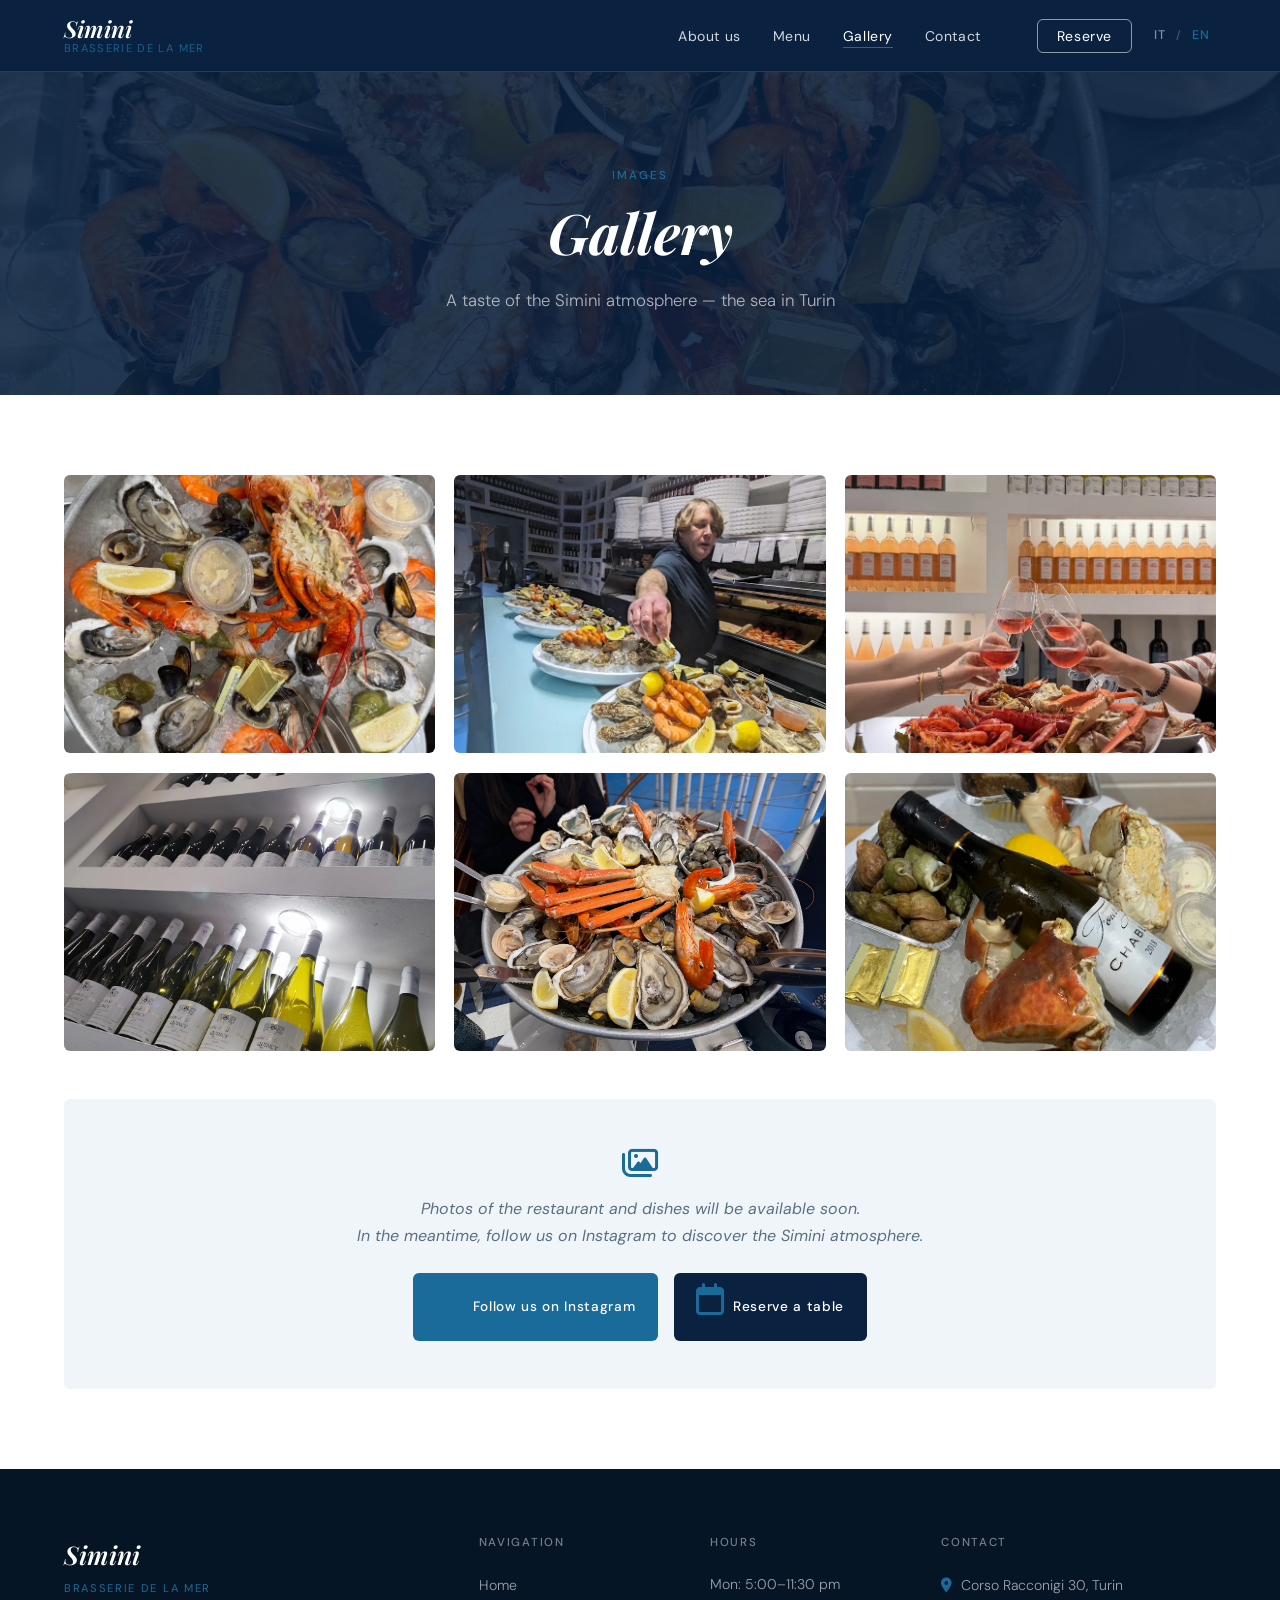
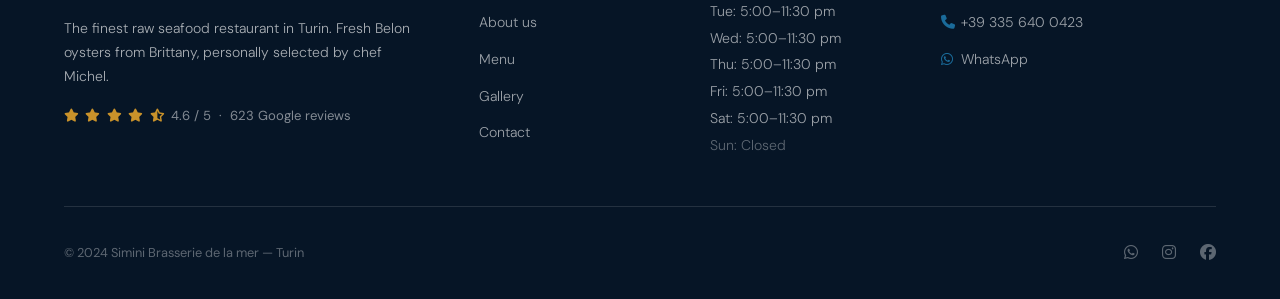
<file: en/gallery.html>
<!DOCTYPE html>
<html lang="en">
<head>
  <meta charset="UTF-8">
  <meta name="viewport" content="width=device-width, initial-scale=1.0">
  <title>Gallery — Simini Brasserie de la mer Turin</title>
  <meta name="description" content="Gallery of Simini — oysters, plateau royal and the atmosphere of our brasserie in Turin.">
  <link rel="stylesheet" href="../assets/css/style.css">
  <link rel="preconnect" href="https://fonts.googleapis.com">
  <link rel="preconnect" href="https://fonts.gstatic.com" crossorigin>
  <link rel="stylesheet" href="https://cdnjs.cloudflare.com/ajax/libs/font-awesome/6.5.0/css/all.min.css">
  <style>
    .fade-in { opacity:0; transform:translateY(20px); transition:opacity 0.6s ease, transform 0.6s ease; }
    .fade-in.visible { opacity:1; transform:none; }
  </style>
</head>
<body>

  <!-- NAVBAR -->
  <nav class="navbar">
    <a href="index.html" class="nav-brand">
      <span class="brand-main">Simini</span>
      <span class="brand-sub">Brasserie de la mer</span>
    </a>
    <ul class="nav-links">
      <li><a href="about.html">About us</a></li>
      <li><a href="menu.html">Menu</a></li>
      <li><a href="gallery.html" class="active">Gallery</a></li>
      <li><a href="contact.html">Contact</a></li>
      <li><a href="contact.html" class="nav-cta">Reserve</a></li>
    </ul>
    <div class="lang-toggle">
      <a href="../gallery.html">IT</a>
      <span class="lang-sep">/</span>
      <a href="gallery.html" class="active">EN</a>
    </div>
    <div class="nav-hamburger" aria-label="Menu">
      <span></span><span></span><span></span>
    </div>
  </nav>

  <!-- PAGE HEADER -->
  <header class="page-header">
    <span class="section-label">Images</span>
    <h1 class="section-title">Gallery</h1>
    <p class="section-body" style="margin:0 auto;">
      A taste of the Simini atmosphere — the sea in Turin
    </p>
  </header>

  <!-- GALLERY CONTENT -->
  <main class="gallery-page">
    <div class="gallery-page-inner">

      <div class="gallery-full-grid">
        <div class="gallery-full-item fade-in">
          <img
            src="../assets/images/plateau-royal.webp"
            alt="Fresh oysters on ice"
            loading="lazy"
          >
          <div class="overlay"><i class="fa-solid fa-magnifying-glass-plus"></i></div>
        </div>
        <div class="gallery-full-item fade-in">
          <img
            src="../assets/images/chef.webp"
            alt="Simini Plateau Royal"
            loading="lazy"
          >
          <div class="overlay"><i class="fa-solid fa-magnifying-glass-plus"></i></div>
        </div>

        <div class="gallery-full-item fade-in">
          <img
            src="../assets/images/plateau-toast.webp"
            alt="Fresh crustaceans"
            loading="lazy"
          >
          <div class="overlay"><i class="fa-solid fa-magnifying-glass-plus"></i></div>
        </div>
        <div class="gallery-full-item fade-in">
          <img
            src="../assets/images/wine-wall.webp"
            alt="Restaurant atmosphere"
            loading="lazy"
          >
          <div class="overlay"><i class="fa-solid fa-magnifying-glass-plus"></i></div>
        </div>
        <div class="gallery-full-item fade-in">
          <img
            src="../assets/images/oyster-platter.webp"
            alt="Table elegance"
            loading="lazy"
          >
          <div class="overlay"><i class="fa-solid fa-magnifying-glass-plus"></i></div>
        </div>
        <div class="gallery-full-item fade-in">
          <img
            src="../assets/images/crab-chablis.webp"
            alt="Crab with Chablis"
            loading="lazy"
          >
          <div class="overlay"><i class="fa-solid fa-magnifying-glass-plus"></i></div>
        </div>
      </div>

      <div class="gallery-coming-soon fade-in">
        <i class="fa-regular fa-images"></i>
        <p>Photos of the restaurant and dishes will be available soon.<br>
        In the meantime, follow us on Instagram to discover the Simini atmosphere.</p>
        <div style="margin-top:1.5rem;display:flex;gap:1rem;justify-content:center;flex-wrap:wrap;">
          <a href="https://www.instagram.com/" class="btn-ocean" style="font-size:0.85rem;padding:0.6rem 1.4rem;">
            <i class="fa-brands fa-instagram"></i> Follow us on Instagram
          </a>
          <a href="contact.html" class="btn-dark" style="font-size:0.85rem;padding:0.6rem 1.4rem;">
            <i class="fa-regular fa-calendar"></i> Reserve a table
          </a>
        </div>
      </div>

    </div>
  </main>

  <!-- FOOTER -->
  <footer>
    <div class="footer-grid">
      <div class="footer-brand">
        <span class="brand-main">Simini</span>
        <span class="brand-sub">Brasserie de la mer</span>
        <p>The finest raw seafood restaurant in Turin. Fresh Belon oysters from Brittany, personally selected by chef Michel.</p>
        <div class="footer-rating">
          <i class="fa-solid fa-star"></i>
          <i class="fa-solid fa-star"></i>
          <i class="fa-solid fa-star"></i>
          <i class="fa-solid fa-star"></i>
          <i class="fa-solid fa-star-half-stroke"></i>
          <span>4.6 / 5 &nbsp;·&nbsp; 623 Google reviews</span>
        </div>
      </div>
      <div class="footer-col">
        <h4>Navigation</h4>
        <ul>
          <li><a href="index.html">Home</a></li>
          <li><a href="about.html">About us</a></li>
          <li><a href="menu.html">Menu</a></li>
          <li><a href="gallery.html">Gallery</a></li>
          <li><a href="contact.html">Contact</a></li>
        </ul>
      </div>
      <div class="footer-col footer-hours">
        <h4>Hours</h4>
        <p>
          Mon: 5:00–11:30 pm<br>
          Tue: 5:00–11:30 pm<br>
          Wed: 5:00–11:30 pm<br>
          Thu: 5:00–11:30 pm<br>
          Fri: 5:00–11:30 pm<br>
          Sat: 5:00–11:30 pm<br>
          <span class="closed">Sun: Closed</span>
        </p>
      </div>
      <div class="footer-col">
        <h4>Contact</h4>
        <ul>
          <li><a href="https://maps.google.com/?q=Corso+Racconigi+30+Torino"><i class="fa-solid fa-location-dot" style="width:14px;color:var(--ocean);margin-right:6px;"></i>Corso Racconigi 30, Turin</a></li>
          <li><a href="tel:+393356400423"><i class="fa-solid fa-phone" style="width:14px;color:var(--ocean);margin-right:6px;"></i>+39 335 640 0423</a></li>
          <li><a href="https://wa.me/393356400423"><i class="fa-brands fa-whatsapp" style="width:14px;color:var(--ocean);margin-right:6px;"></i>WhatsApp</a></li>
        </ul>
      </div>
    </div>
    <div class="footer-bottom">
      <span class="footer-bottom-left">&copy; 2024 Simini Brasserie de la mer &mdash; Turin</span>
      <div class="footer-bottom-right">
        <a href="https://wa.me/393356400423" aria-label="WhatsApp"><i class="fa-brands fa-whatsapp"></i></a>
        <a href="https://www.instagram.com/" aria-label="Instagram"><i class="fa-brands fa-instagram"></i></a>
        <a href="https://www.facebook.com/" aria-label="Facebook"><i class="fa-brands fa-facebook"></i></a>
      </div>
    </div>
  </footer>

  <script src="../assets/js/main.js"></script>
</body>
</html>
</file>
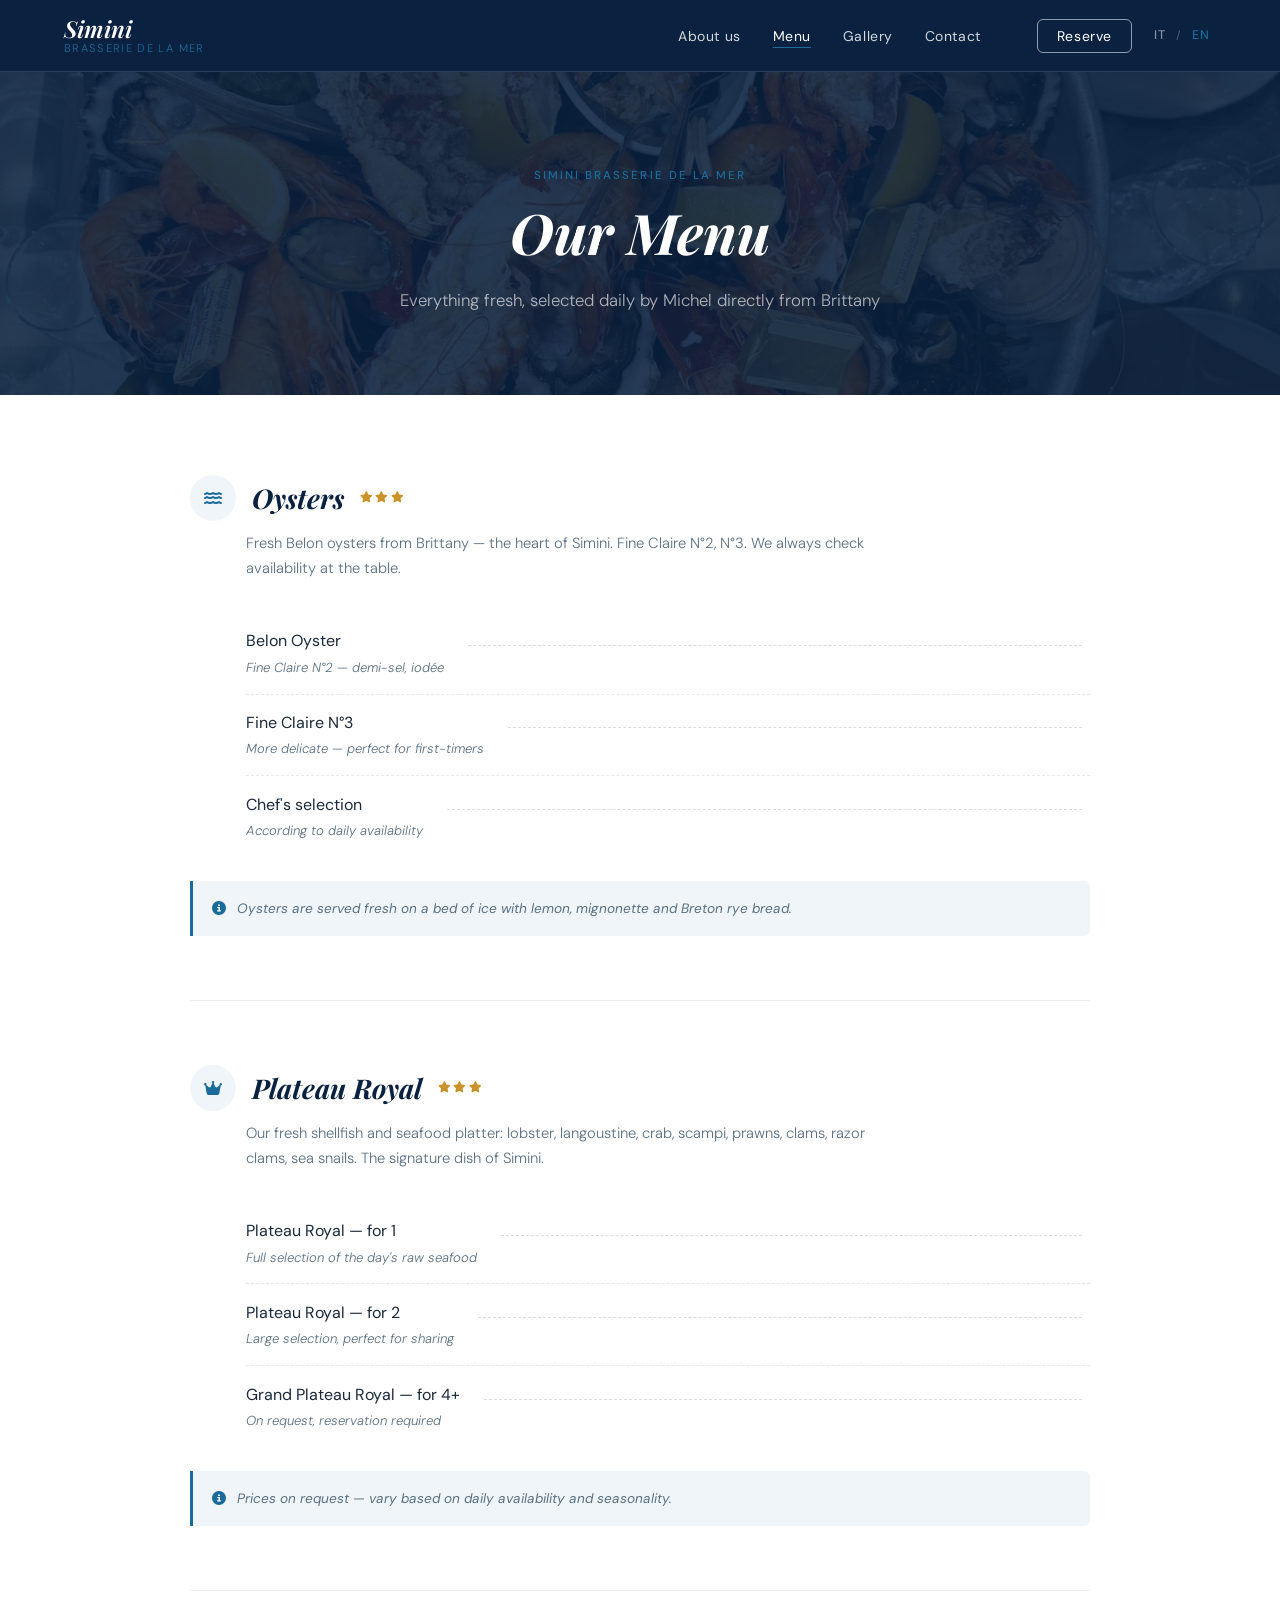
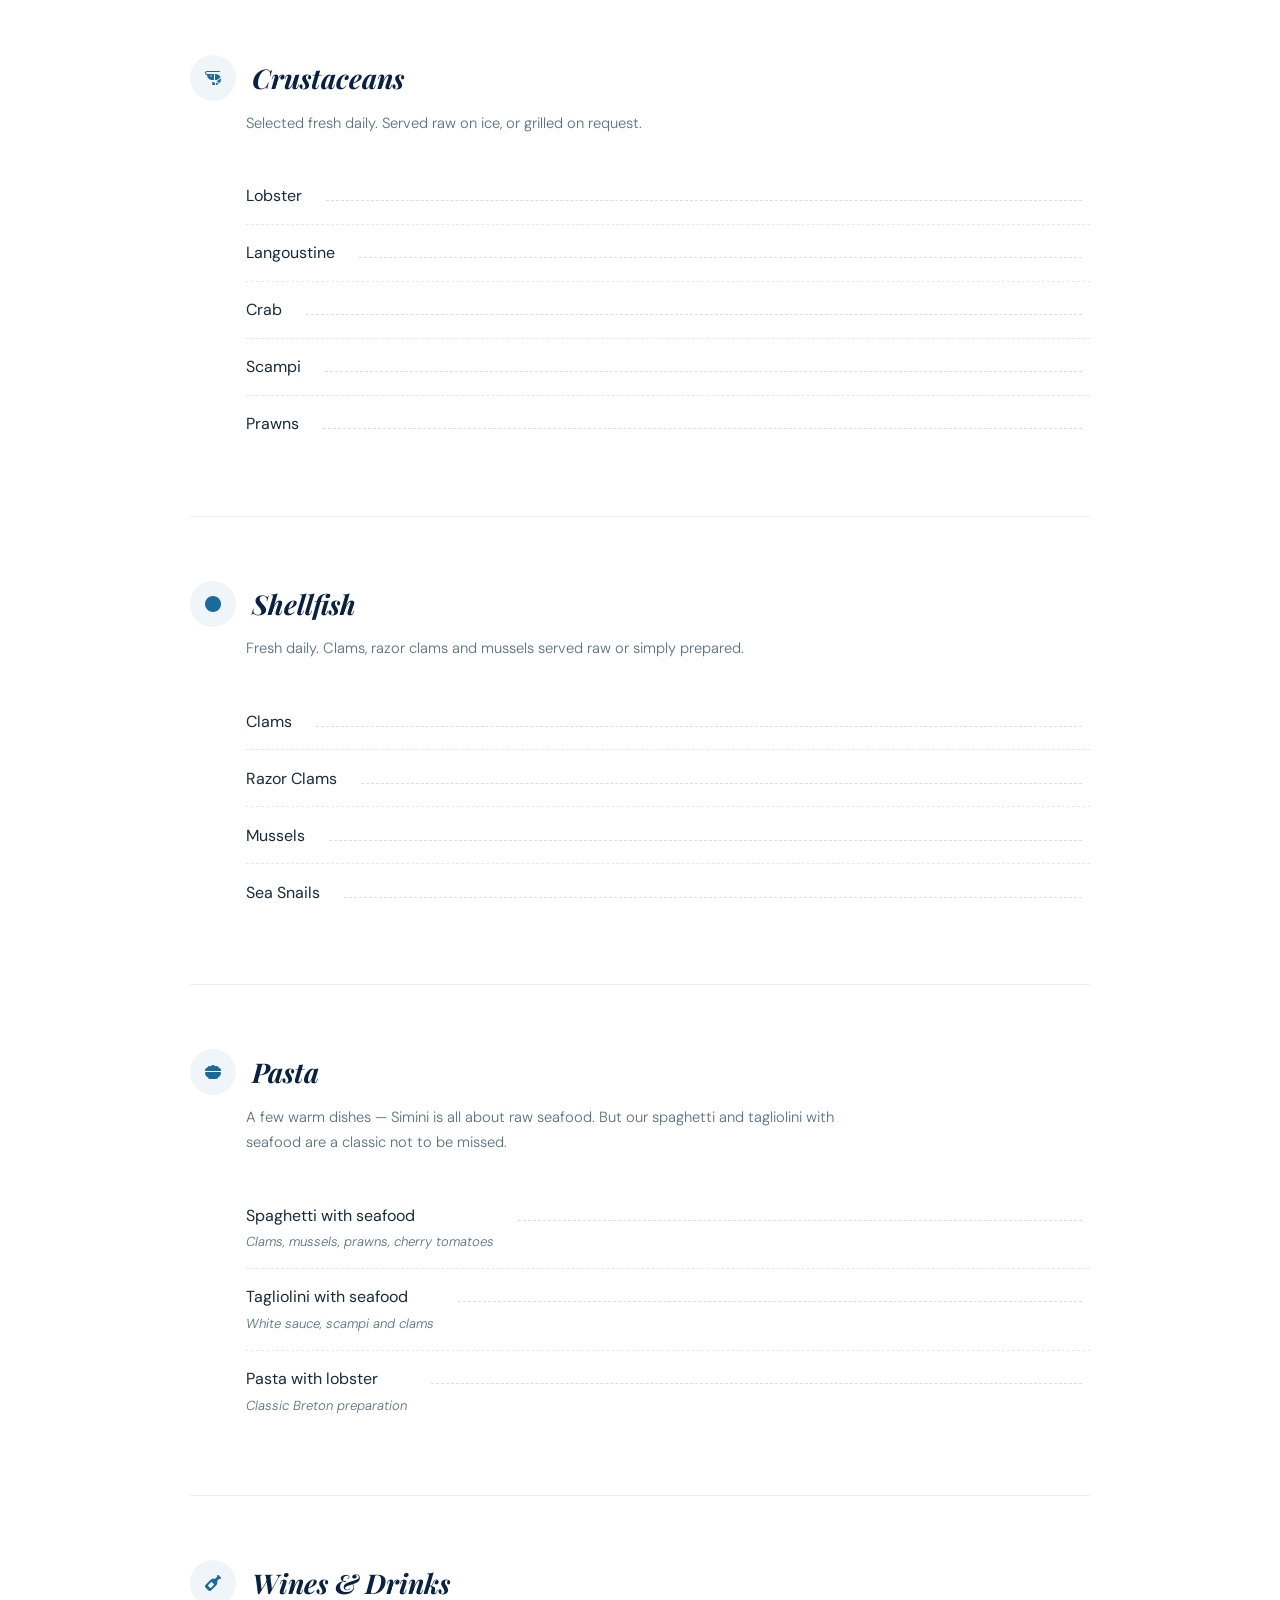
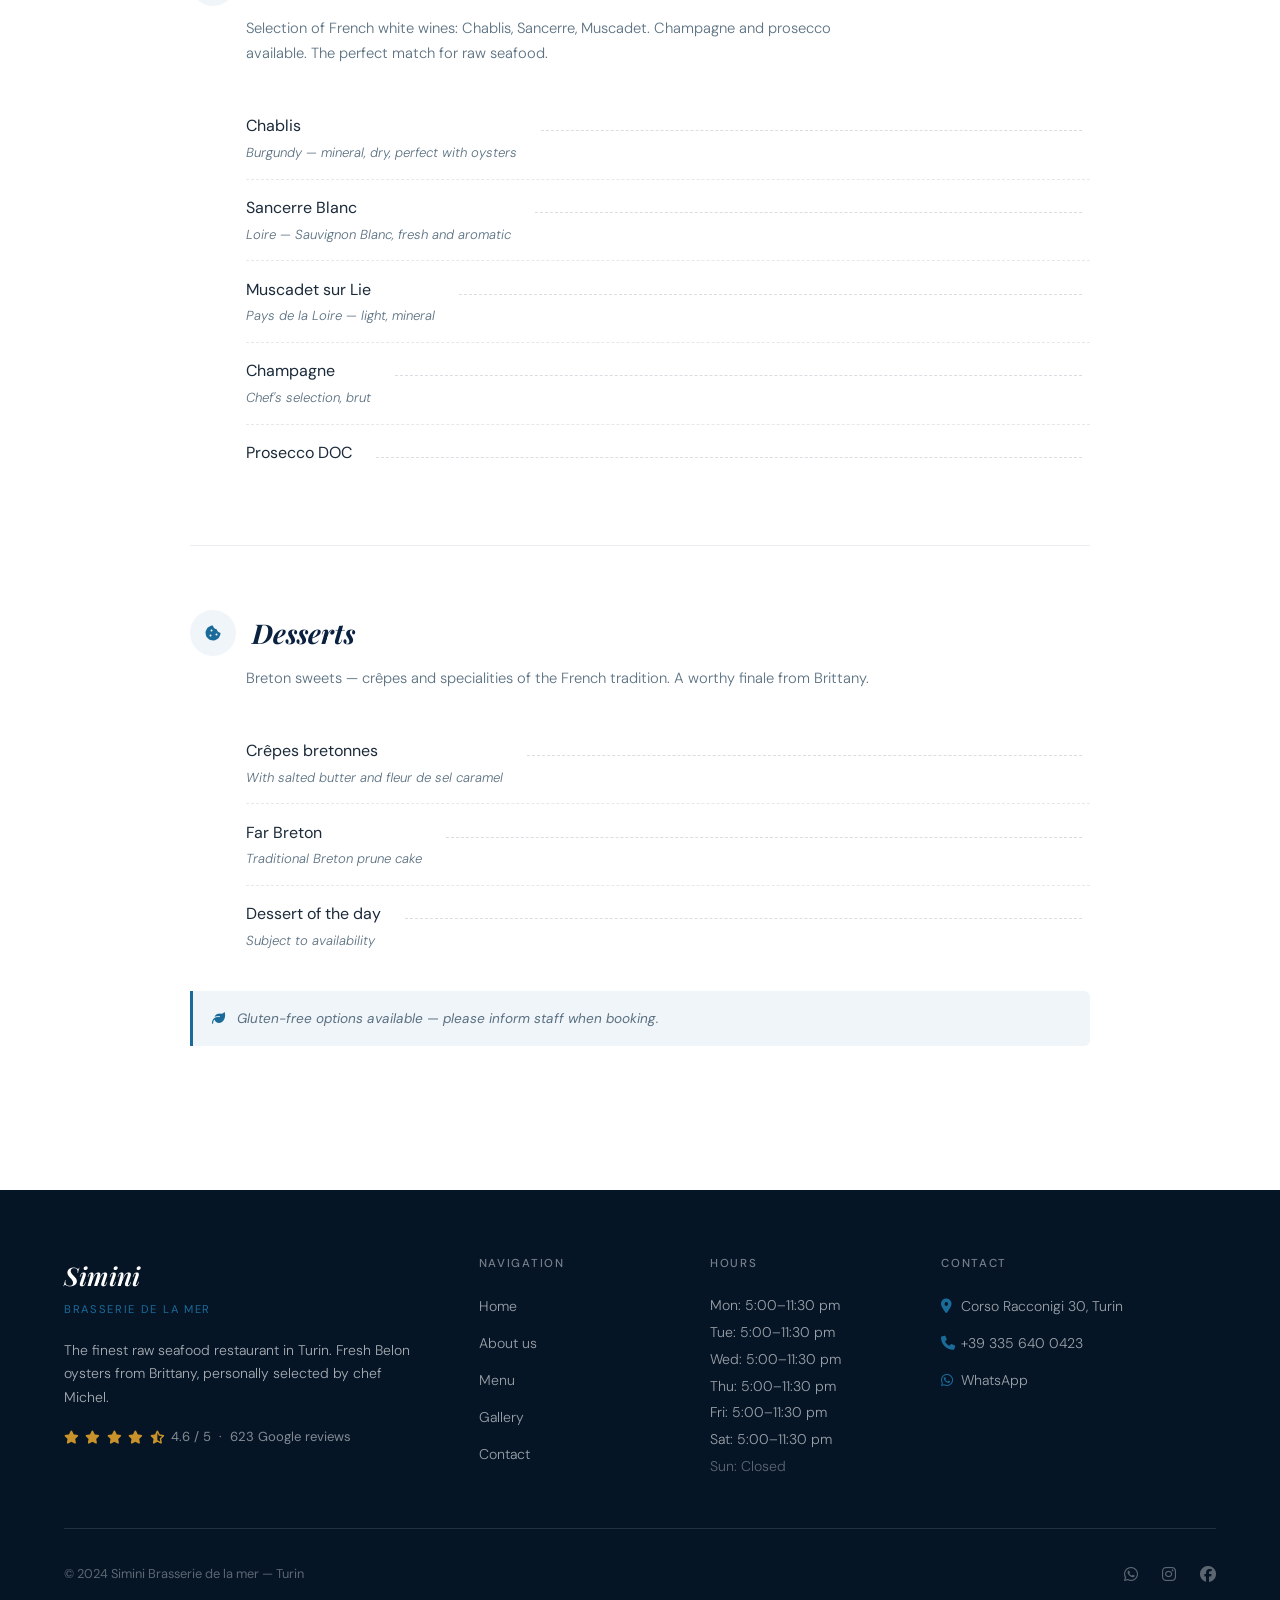
<file: en/menu.html>
<!DOCTYPE html>
<html lang="en">
<head>
  <meta charset="UTF-8">
  <meta name="viewport" content="width=device-width, initial-scale=1.0">
  <title>Menu — Simini Brasserie de la mer Turin</title>
  <meta name="description" content="Simini's menu: Belon oysters, Plateau Royal, fresh shellfish, French wines. Everything fresh, selected daily from Brittany.">
  <link rel="stylesheet" href="../assets/css/style.css">
  <link rel="preconnect" href="https://fonts.googleapis.com">
  <link rel="preconnect" href="https://fonts.gstatic.com" crossorigin>
  <link rel="stylesheet" href="https://cdnjs.cloudflare.com/ajax/libs/font-awesome/6.5.0/css/all.min.css">
</head>
<body>

  <!-- NAVBAR -->
  <nav class="navbar">
    <a href="index.html" class="nav-brand">
      <span class="brand-main">Simini</span>
      <span class="brand-sub">Brasserie de la mer</span>
    </a>
    <ul class="nav-links">
      <li><a href="about.html">About us</a></li>
      <li><a href="menu.html" class="active">Menu</a></li>
      <li><a href="gallery.html">Gallery</a></li>
      <li><a href="contact.html">Contact</a></li>
      <li><a href="contact.html" class="nav-cta">Reserve</a></li>
    </ul>
    <div class="lang-toggle">
      <a href="../menu.html">IT</a>
      <span class="lang-sep">/</span>
      <a href="menu.html" class="active">EN</a>
    </div>
    <div class="nav-hamburger" aria-label="Menu">
      <span></span><span></span><span></span>
    </div>
  </nav>

  <!-- PAGE HEADER -->
  <header class="page-header">
    <span class="section-label">Simini Brasserie de la mer</span>
    <h1 class="section-title">Our Menu</h1>
    <p class="section-body" style="margin:0 auto;">
      Everything fresh, selected daily by Michel directly from Brittany
    </p>
  </header>

  <!-- MENU CONTENT -->
  <main class="menu-page">
    <div class="menu-inner">

      <!-- OYSTERS -->
      <div class="menu-category">
        <div class="menu-cat-header">
          <div class="menu-cat-icon"><i class="fa-solid fa-water"></i></div>
          <h2>Oysters</h2>
          <div class="star-badge">
            <i class="fa-solid fa-star"></i>
            <i class="fa-solid fa-star"></i>
            <i class="fa-solid fa-star"></i>
          </div>
        </div>
        <p class="menu-cat-desc">
          Fresh Belon oysters from Brittany — the heart of Simini. Fine Claire N°2, N°3.
          We always check availability at the table.
        </p>
        <div class="menu-items">
          <div class="menu-item">
            <div class="menu-item-name">
              Belon Oyster
              <span>Fine Claire N°2 — demi-sel, iodée</span>
            </div>
            <div class="menu-item-dots"></div>
          </div>
          <div class="menu-item">
            <div class="menu-item-name">
              Fine Claire N°3
              <span>More delicate — perfect for first-timers</span>
            </div>
            <div class="menu-item-dots"></div>
          </div>
          <div class="menu-item">
            <div class="menu-item-name">
              Chef's selection
              <span>According to daily availability</span>
            </div>
            <div class="menu-item-dots"></div>
          </div>
        </div>
        <div class="menu-note">
          <i class="fa-solid fa-circle-info"></i>
          Oysters are served fresh on a bed of ice with lemon, mignonette and Breton rye bread.
        </div>
      </div>

      <!-- PLATEAU ROYAL -->
      <div class="menu-category">
        <div class="menu-cat-header">
          <div class="menu-cat-icon"><i class="fa-solid fa-crown"></i></div>
          <h2>Plateau Royal</h2>
          <div class="star-badge">
            <i class="fa-solid fa-star"></i>
            <i class="fa-solid fa-star"></i>
            <i class="fa-solid fa-star"></i>
          </div>
        </div>
        <p class="menu-cat-desc">
          Our fresh shellfish and seafood platter: lobster, langoustine, crab, scampi, prawns,
          clams, razor clams, sea snails. The signature dish of Simini.
        </p>
        <div class="menu-items">
          <div class="menu-item">
            <div class="menu-item-name">
              Plateau Royal — for 1
              <span>Full selection of the day's raw seafood</span>
            </div>
            <div class="menu-item-dots"></div>
          </div>
          <div class="menu-item">
            <div class="menu-item-name">
              Plateau Royal — for 2
              <span>Large selection, perfect for sharing</span>
            </div>
            <div class="menu-item-dots"></div>
          </div>
          <div class="menu-item">
            <div class="menu-item-name">
              Grand Plateau Royal — for 4+
              <span>On request, reservation required</span>
            </div>
            <div class="menu-item-dots"></div>
          </div>
        </div>
        <div class="menu-note">
          <i class="fa-solid fa-circle-info"></i>
          Prices on request — vary based on daily availability and seasonality.
        </div>
      </div>

      <!-- CRUSTACEANS -->
      <div class="menu-category">
        <div class="menu-cat-header">
          <div class="menu-cat-icon"><i class="fa-solid fa-shrimp"></i></div>
          <h2>Crustaceans</h2>
        </div>
        <p class="menu-cat-desc">
          Selected fresh daily. Served raw on ice, or grilled on request.
        </p>
        <div class="menu-items">
          <div class="menu-item">
            <div class="menu-item-name">Lobster</div>
            <div class="menu-item-dots"></div>
          </div>
          <div class="menu-item">
            <div class="menu-item-name">Langoustine</div>
            <div class="menu-item-dots"></div>
          </div>
          <div class="menu-item">
            <div class="menu-item-name">Crab</div>
            <div class="menu-item-dots"></div>
          </div>
          <div class="menu-item">
            <div class="menu-item-name">Scampi</div>
            <div class="menu-item-dots"></div>
          </div>
          <div class="menu-item">
            <div class="menu-item-name">Prawns</div>
            <div class="menu-item-dots"></div>
          </div>
        </div>
      </div>

      <!-- SHELLFISH -->
      <div class="menu-category">
        <div class="menu-cat-header">
          <div class="menu-cat-icon"><i class="fa-solid fa-circle"></i></div>
          <h2>Shellfish</h2>
        </div>
        <p class="menu-cat-desc">
          Fresh daily. Clams, razor clams and mussels served raw or simply prepared.
        </p>
        <div class="menu-items">
          <div class="menu-item">
            <div class="menu-item-name">Clams</div>
            <div class="menu-item-dots"></div>
          </div>
          <div class="menu-item">
            <div class="menu-item-name">Razor Clams</div>
            <div class="menu-item-dots"></div>
          </div>
          <div class="menu-item">
            <div class="menu-item-name">Mussels</div>
            <div class="menu-item-dots"></div>
          </div>
          <div class="menu-item">
            <div class="menu-item-name">Sea Snails</div>
            <div class="menu-item-dots"></div>
          </div>
        </div>
      </div>

      <!-- PASTA -->
      <div class="menu-category">
        <div class="menu-cat-header">
          <div class="menu-cat-icon"><i class="fa-solid fa-bowl-food"></i></div>
          <h2>Pasta</h2>
        </div>
        <p class="menu-cat-desc">
          A few warm dishes — Simini is all about raw seafood. But our spaghetti
          and tagliolini with seafood are a classic not to be missed.
        </p>
        <div class="menu-items">
          <div class="menu-item">
            <div class="menu-item-name">
              Spaghetti with seafood
              <span>Clams, mussels, prawns, cherry tomatoes</span>
            </div>
            <div class="menu-item-dots"></div>
          </div>
          <div class="menu-item">
            <div class="menu-item-name">
              Tagliolini with seafood
              <span>White sauce, scampi and clams</span>
            </div>
            <div class="menu-item-dots"></div>
          </div>
          <div class="menu-item">
            <div class="menu-item-name">
              Pasta with lobster
              <span>Classic Breton preparation</span>
            </div>
            <div class="menu-item-dots"></div>
          </div>
        </div>
      </div>

      <!-- WINES -->
      <div class="menu-category">
        <div class="menu-cat-header">
          <div class="menu-cat-icon"><i class="fa-solid fa-wine-bottle"></i></div>
          <h2>Wines &amp; Drinks</h2>
        </div>
        <p class="menu-cat-desc">
          Selection of French white wines: Chablis, Sancerre, Muscadet.
          Champagne and prosecco available. The perfect match for raw seafood.
        </p>
        <div class="menu-items">
          <div class="menu-item">
            <div class="menu-item-name">
              Chablis
              <span>Burgundy — mineral, dry, perfect with oysters</span>
            </div>
            <div class="menu-item-dots"></div>
          </div>
          <div class="menu-item">
            <div class="menu-item-name">
              Sancerre Blanc
              <span>Loire — Sauvignon Blanc, fresh and aromatic</span>
            </div>
            <div class="menu-item-dots"></div>
          </div>
          <div class="menu-item">
            <div class="menu-item-name">
              Muscadet sur Lie
              <span>Pays de la Loire — light, mineral</span>
            </div>
            <div class="menu-item-dots"></div>
          </div>
          <div class="menu-item">
            <div class="menu-item-name">
              Champagne
              <span>Chef's selection, brut</span>
            </div>
            <div class="menu-item-dots"></div>
          </div>
          <div class="menu-item">
            <div class="menu-item-name">Prosecco DOC</div>
            <div class="menu-item-dots"></div>
          </div>
        </div>
      </div>

      <!-- DESSERTS -->
      <div class="menu-category">
        <div class="menu-cat-header">
          <div class="menu-cat-icon"><i class="fa-solid fa-cookie-bite"></i></div>
          <h2>Desserts</h2>
        </div>
        <p class="menu-cat-desc">
          Breton sweets — crêpes and specialities of the French tradition. A worthy finale from Brittany.
        </p>
        <div class="menu-items">
          <div class="menu-item">
            <div class="menu-item-name">
              Crêpes bretonnes
              <span>With salted butter and fleur de sel caramel</span>
            </div>
            <div class="menu-item-dots"></div>
          </div>
          <div class="menu-item">
            <div class="menu-item-name">
              Far Breton
              <span>Traditional Breton prune cake</span>
            </div>
            <div class="menu-item-dots"></div>
          </div>
          <div class="menu-item">
            <div class="menu-item-name">
              Dessert of the day
              <span>Subject to availability</span>
            </div>
            <div class="menu-item-dots"></div>
          </div>
        </div>
        <div class="menu-note">
          <i class="fa-solid fa-leaf"></i>
          Gluten-free options available — please inform staff when booking.
        </div>
      </div>

    </div>
  </main>

  <!-- FOOTER -->
  <footer>
    <div class="footer-grid">
      <div class="footer-brand">
        <span class="brand-main">Simini</span>
        <span class="brand-sub">Brasserie de la mer</span>
        <p>The finest raw seafood restaurant in Turin. Fresh Belon oysters from Brittany, personally selected by chef Michel.</p>
        <div class="footer-rating">
          <i class="fa-solid fa-star"></i>
          <i class="fa-solid fa-star"></i>
          <i class="fa-solid fa-star"></i>
          <i class="fa-solid fa-star"></i>
          <i class="fa-solid fa-star-half-stroke"></i>
          <span>4.6 / 5 &nbsp;·&nbsp; 623 Google reviews</span>
        </div>
      </div>
      <div class="footer-col">
        <h4>Navigation</h4>
        <ul>
          <li><a href="index.html">Home</a></li>
          <li><a href="about.html">About us</a></li>
          <li><a href="menu.html">Menu</a></li>
          <li><a href="gallery.html">Gallery</a></li>
          <li><a href="contact.html">Contact</a></li>
        </ul>
      </div>
      <div class="footer-col footer-hours">
        <h4>Hours</h4>
        <p>
          Mon: 5:00–11:30 pm<br>
          Tue: 5:00–11:30 pm<br>
          Wed: 5:00–11:30 pm<br>
          Thu: 5:00–11:30 pm<br>
          Fri: 5:00–11:30 pm<br>
          Sat: 5:00–11:30 pm<br>
          <span class="closed">Sun: Closed</span>
        </p>
      </div>
      <div class="footer-col">
        <h4>Contact</h4>
        <ul>
          <li><a href="https://maps.google.com/?q=Corso+Racconigi+30+Torino"><i class="fa-solid fa-location-dot" style="width:14px;color:var(--ocean);margin-right:6px;"></i>Corso Racconigi 30, Turin</a></li>
          <li><a href="tel:+393356400423"><i class="fa-solid fa-phone" style="width:14px;color:var(--ocean);margin-right:6px;"></i>+39 335 640 0423</a></li>
          <li><a href="https://wa.me/393356400423"><i class="fa-brands fa-whatsapp" style="width:14px;color:var(--ocean);margin-right:6px;"></i>WhatsApp</a></li>
        </ul>
      </div>
    </div>
    <div class="footer-bottom">
      <span class="footer-bottom-left">&copy; 2024 Simini Brasserie de la mer &mdash; Turin</span>
      <div class="footer-bottom-right">
        <a href="https://wa.me/393356400423" aria-label="WhatsApp"><i class="fa-brands fa-whatsapp"></i></a>
        <a href="https://www.instagram.com/" aria-label="Instagram"><i class="fa-brands fa-instagram"></i></a>
        <a href="https://www.facebook.com/" aria-label="Facebook"><i class="fa-brands fa-facebook"></i></a>
      </div>
    </div>
  </footer>

  <script src="../assets/js/main.js"></script>
</body>
</html>
</file>
<file: assets/css/style.css>
/* ============================================================
   Simini Brasserie de la mer — Main Stylesheet
   ============================================================ */

@import url('https://fonts.googleapis.com/css2?family=Playfair+Display:ital,wght@0,400;0,600;0,700;1,400;1,600;1,700&family=DM+Sans:wght@300;400;500&display=swap');

/* Variables */
:root {
  --navy:      #0a2240;
  --white:     #ffffff;
  --ocean:     #1a6b9a;
  --gold:      #c9922a;
  --light-bg:  #f0f5fa;
  --footer-bg: #061526;
  --text-dark: #1a2a3a;
  --text-muted:#5a7080;
  --border:    rgba(255,255,255,0.12);
  --shadow:    0 8px 40px rgba(10,34,64,0.14);
  --radius:    6px;
  --transition: 0.3s ease;
}

/* Reset */
*, *::before, *::after { box-sizing: border-box; margin: 0; padding: 0; }
html { scroll-behavior: smooth; }
body {
  font-family: 'DM Sans', sans-serif;
  font-weight: 400;
  color: var(--text-dark);
  background: var(--white);
  line-height: 1.7;
  -webkit-font-smoothing: antialiased;
}
img { display: block; max-width: 100%; height: auto; }
a { text-decoration: none; color: inherit; }
ul { list-style: none; }

/* ============================================================
   NAVBAR
   ============================================================ */
.navbar {
  position: fixed;
  top: 0; left: 0; right: 0;
  z-index: 1000;
  background: var(--navy);
  height: 72px;
  display: flex;
  align-items: center;
  padding: 0 5%;
  border-bottom: 1px solid var(--border);
  transition: background var(--transition), box-shadow var(--transition);
}
.navbar.scrolled {
  background: rgba(10,34,64,0.97);
  box-shadow: 0 2px 24px rgba(6,21,38,0.35);
}
.nav-brand {
  display: flex;
  flex-direction: column;
  line-height: 1.15;
  margin-right: auto;
}
.nav-brand .brand-main {
  font-family: 'Playfair Display', serif;
  font-style: italic;
  font-size: 1.45rem;
  font-weight: 600;
  color: var(--white);
  letter-spacing: 0.01em;
}
.nav-brand .brand-sub {
  font-family: 'DM Sans', sans-serif;
  font-weight: 300;
  font-size: 0.7rem;
  color: var(--ocean);
  letter-spacing: 0.12em;
  text-transform: uppercase;
}
.nav-links {
  display: flex;
  align-items: center;
  gap: 2rem;
}
.nav-links a {
  font-family: 'DM Sans', sans-serif;
  font-weight: 400;
  font-size: 0.875rem;
  color: rgba(255,255,255,0.82);
  letter-spacing: 0.04em;
  transition: color var(--transition);
  position: relative;
}
.nav-links a::after {
  content: '';
  position: absolute;
  bottom: -3px; left: 0;
  width: 0; height: 1px;
  background: var(--ocean);
  transition: width var(--transition);
}
.nav-links a:hover,
.nav-links a.active { color: var(--white); }
.nav-links a:hover::after,
.nav-links a.active::after { width: 100%; }
.nav-cta {
  margin-left: 1.5rem;
  padding: 0.45rem 1.2rem;
  background: transparent;
  border: 1px solid rgba(255,255,255,0.55);
  border-radius: var(--radius);
  color: var(--white) !important;
  font-size: 0.82rem;
  font-weight: 500;
  letter-spacing: 0.06em;
  transition: background var(--transition), border-color var(--transition);
}
.nav-cta:hover {
  background: var(--ocean);
  border-color: var(--ocean);
}
.nav-cta::after { display: none !important; }
.lang-toggle {
  margin-left: 1rem;
  display: flex;
  align-items: center;
  gap: 0.3rem;
  font-size: 0.78rem;
  font-weight: 500;
  letter-spacing: 0.08em;
}
.lang-toggle a {
  color: rgba(255,255,255,0.5);
  transition: color var(--transition);
  padding: 0.2rem 0.35rem;
  border-radius: 3px;
}
.lang-toggle a.active,
.lang-toggle a:hover { color: var(--white); }
.lang-toggle a.active { color: var(--ocean); }
.lang-sep { color: rgba(255,255,255,0.25); font-size: 0.7rem; }

/* Hamburger */
.nav-hamburger {
  display: none;
  flex-direction: column;
  gap: 5px;
  cursor: pointer;
  margin-left: 1rem;
  padding: 4px;
}
.nav-hamburger span {
  display: block;
  width: 22px; height: 2px;
  background: var(--white);
  border-radius: 2px;
  transition: all var(--transition);
}
.nav-hamburger.open span:nth-child(1) { transform: translateY(7px) rotate(45deg); }
.nav-hamburger.open span:nth-child(2) { opacity: 0; }
.nav-hamburger.open span:nth-child(3) { transform: translateY(-7px) rotate(-45deg); }

/* ============================================================
   HERO
   ============================================================ */
.hero {
  min-height: 100vh;
  position: relative;
  display: flex;
  align-items: center;
  justify-content: center;
  text-align: center;
  overflow: hidden;
}
.hero-bg {
  position: absolute;
  inset: 0;
  background-image: url('../images/hero.webp');
  background-size: cover;
  background-position: center;
  transform: scale(1.04);
  transition: transform 8s ease;
}
.hero:hover .hero-bg { transform: scale(1); }
.hero-overlay {
  position: absolute;
  inset: 0;
  background: linear-gradient(
    180deg,
    rgba(10,34,64,0.7) 0%,
    rgba(10,34,64,0.62) 50%,
    rgba(6,21,38,0.82) 100%
  );
}
.hero-content {
  position: relative;
  z-index: 2;
  padding: 0 1.5rem;
  max-width: 800px;
}
.hero-eyebrow {
  display: inline-flex;
  align-items: center;
  gap: 0.6rem;
  background: rgba(255,255,255,0.1);
  backdrop-filter: blur(8px);
  border: 1px solid rgba(255,255,255,0.2);
  border-radius: 50px;
  padding: 0.35rem 1rem;
  font-size: 0.75rem;
  font-weight: 500;
  color: rgba(255,255,255,0.9);
  letter-spacing: 0.1em;
  text-transform: uppercase;
  margin-bottom: 1.8rem;
}
.hero-eyebrow .dot {
  width: 7px; height: 7px;
  background: var(--gold);
  border-radius: 50%;
  animation: pulse 2s infinite;
}
@keyframes pulse {
  0%,100% { opacity:1; transform:scale(1); }
  50% { opacity:0.5; transform:scale(1.3); }
}
.hero h1 {
  font-family: 'Playfair Display', serif;
  font-style: italic;
  font-size: clamp(3.5rem, 9vw, 7rem);
  font-weight: 700;
  color: var(--white);
  line-height: 1.05;
  letter-spacing: -0.01em;
  margin-bottom: 0.4rem;
}
.hero-sub {
  font-family: 'DM Sans', sans-serif;
  font-weight: 300;
  font-size: clamp(0.85rem, 2vw, 1rem);
  color: rgba(255,255,255,0.7);
  letter-spacing: 0.2em;
  text-transform: uppercase;
  margin-bottom: 1.4rem;
}
.hero-tagline {
  font-family: 'Playfair Display', serif;
  font-style: italic;
  font-size: clamp(1.1rem, 2.5vw, 1.5rem);
  color: rgba(255,255,255,0.92);
  margin-bottom: 1rem;
  font-weight: 400;
}
.hero-badge {
  display: inline-flex;
  align-items: center;
  gap: 0.5rem;
  font-size: 0.82rem;
  color: rgba(255,255,255,0.65);
  margin-bottom: 2.4rem;
  letter-spacing: 0.04em;
}
.hero-badge i { color: var(--gold); font-size: 0.75rem; }
.hero-actions {
  display: flex;
  gap: 1rem;
  justify-content: center;
  flex-wrap: wrap;
}
.btn-primary {
  padding: 0.8rem 2rem;
  background: var(--ocean);
  color: var(--white);
  border: none;
  border-radius: var(--radius);
  font-family: 'DM Sans', sans-serif;
  font-weight: 500;
  font-size: 0.9rem;
  letter-spacing: 0.04em;
  cursor: pointer;
  transition: background var(--transition), transform var(--transition), box-shadow var(--transition);
  display: inline-flex;
  align-items: center;
  gap: 0.5rem;
}
.btn-primary:hover {
  background: #1580b8;
  transform: translateY(-2px);
  box-shadow: 0 6px 20px rgba(26,107,154,0.45);
}
.btn-outline {
  padding: 0.8rem 2rem;
  background: transparent;
  color: var(--white);
  border: 1px solid rgba(255,255,255,0.55);
  border-radius: var(--radius);
  font-family: 'DM Sans', sans-serif;
  font-weight: 400;
  font-size: 0.9rem;
  letter-spacing: 0.04em;
  cursor: pointer;
  transition: all var(--transition);
  display: inline-flex;
  align-items: center;
  gap: 0.5rem;
}
.btn-outline:hover {
  background: rgba(255,255,255,0.1);
  border-color: rgba(255,255,255,0.8);
  transform: translateY(-2px);
}
.hero-scroll {
  position: absolute;
  bottom: 2.5rem; left: 50%;
  transform: translateX(-50%);
  z-index: 2;
  color: rgba(255,255,255,0.45);
  font-size: 0.75rem;
  letter-spacing: 0.1em;
  text-transform: uppercase;
  display: flex;
  flex-direction: column;
  align-items: center;
  gap: 0.5rem;
}
.hero-scroll i { animation: bounce 2s infinite; }
@keyframes bounce {
  0%,100% { transform: translateY(0); }
  50% { transform: translateY(6px); }
}

/* ============================================================
   SECTIONS
   ============================================================ */
section { padding: 6rem 5%; }
.section-label {
  display: inline-block;
  font-size: 0.72rem;
  font-weight: 500;
  letter-spacing: 0.18em;
  text-transform: uppercase;
  color: var(--ocean);
  margin-bottom: 0.8rem;
}
.section-title {
  font-family: 'Playfair Display', serif;
  font-style: italic;
  font-size: clamp(1.8rem, 4vw, 2.8rem);
  font-weight: 700;
  color: var(--navy);
  line-height: 1.2;
  margin-bottom: 1.2rem;
}
.section-title.light { color: var(--white); }
.section-body {
  font-weight: 300;
  font-size: 1.05rem;
  color: var(--text-muted);
  max-width: 560px;
  line-height: 1.8;
}
.section-body.light { color: rgba(255,255,255,0.72); }
.divider {
  width: 48px; height: 2px;
  background: var(--ocean);
  margin: 1rem 0 1.6rem;
}
.divider.gold { background: var(--gold); }

/* ============================================================
   SIGNATURE STRIP
   ============================================================ */
.signature-strip {
  background: var(--navy);
  padding: 5rem 5%;
}
.strip-grid {
  display: grid;
  grid-template-columns: repeat(3,1fr);
  gap: 2px;
  max-width: 1100px;
  margin: 0 auto;
}
.strip-card {
  padding: 3rem 2.5rem;
  text-align: center;
  border-right: 1px solid var(--border);
  transition: background var(--transition);
}
.strip-card:last-child { border-right: none; }
.strip-card:hover { background: rgba(255,255,255,0.04); }
.strip-icon {
  width: 56px; height: 56px;
  background: rgba(26,107,154,0.18);
  border: 1px solid rgba(26,107,154,0.35);
  border-radius: 50%;
  display: flex;
  align-items: center;
  justify-content: center;
  margin: 0 auto 1.4rem;
  font-size: 1.2rem;
  color: var(--ocean);
  transition: background var(--transition), border-color var(--transition);
}
.strip-card:hover .strip-icon {
  background: rgba(26,107,154,0.3);
  border-color: var(--ocean);
}
.strip-card h3 {
  font-family: 'Playfair Display', serif;
  font-style: italic;
  font-size: 1.25rem;
  color: var(--white);
  margin-bottom: 0.6rem;
}
.strip-card p {
  font-size: 0.88rem;
  font-weight: 300;
  color: rgba(255,255,255,0.55);
  line-height: 1.6;
}

/* ============================================================
   ABOUT PREVIEW
   ============================================================ */
.about-preview {
  background: var(--white);
}
.about-grid {
  display: grid;
  grid-template-columns: 1fr 1fr;
  gap: 6rem;
  align-items: center;
  max-width: 1100px;
  margin: 0 auto;
}
.about-img-wrap {
  position: relative;
}
.about-img-wrap img {
  width: 100%;
  height: 500px;
  object-fit: cover;
  border-radius: var(--radius);
}
.about-img-badge {
  position: absolute;
  bottom: -1.5rem; left: -1.5rem;
  background: var(--navy);
  color: var(--white);
  padding: 1.2rem 1.5rem;
  border-radius: var(--radius);
  font-family: 'Playfair Display', serif;
  font-style: italic;
  font-size: 0.95rem;
  box-shadow: var(--shadow);
  max-width: 200px;
  line-height: 1.4;
}
.about-img-badge strong { display: block; font-size: 1.1rem; color: var(--gold); }
.about-link {
  display: inline-flex;
  align-items: center;
  gap: 0.5rem;
  margin-top: 2rem;
  font-weight: 500;
  font-size: 0.9rem;
  color: var(--ocean);
  letter-spacing: 0.04em;
  transition: gap var(--transition);
}
.about-link:hover { gap: 0.8rem; }

/* ============================================================
   GALLERY PREVIEW
   ============================================================ */
.gallery-preview {
  background: var(--light-bg);
}
.gallery-preview .section-header {
  text-align: center;
  margin-bottom: 3rem;
}
.gallery-grid {
  display: grid;
  grid-template-columns: repeat(3,1fr);
  gap: 1rem;
  max-width: 1100px;
  margin: 0 auto 2.5rem;
}
.gallery-item {
  position: relative;
  overflow: hidden;
  border-radius: var(--radius);
  aspect-ratio: 4/3;
  background: var(--navy);
}
.gallery-item img {
  width: 100%; height: 100%;
  object-fit: cover;
  transition: transform 0.6s ease;
}
.gallery-item:hover img { transform: scale(1.07); }
.gallery-item-overlay {
  position: absolute;
  inset: 0;
  background: rgba(10,34,64,0.35);
  opacity: 0;
  transition: opacity var(--transition);
  display: flex;
  align-items: center;
  justify-content: center;
  color: var(--white);
  font-size: 1.5rem;
}
.gallery-item:hover .gallery-item-overlay { opacity: 1; }
.gallery-cta { text-align: center; }

/* ============================================================
   REVIEWS
   ============================================================ */
.reviews {
  background: var(--white);
}
.reviews .section-header {
  text-align: center;
  margin-bottom: 3.5rem;
}
.reviews-grid {
  display: grid;
  grid-template-columns: repeat(3,1fr);
  gap: 1.5rem;
  max-width: 1100px;
  margin: 0 auto;
}
.review-card {
  background: var(--light-bg);
  border: 1px solid rgba(10,34,64,0.07);
  border-radius: var(--radius);
  padding: 2rem;
  transition: transform var(--transition), box-shadow var(--transition);
  position: relative;
}
.review-card:hover {
  transform: translateY(-4px);
  box-shadow: var(--shadow);
}
.review-stars {
  display: flex;
  gap: 0.2rem;
  margin-bottom: 1rem;
}
.review-stars i { color: var(--gold); font-size: 0.85rem; }
.review-text {
  font-family: 'Playfair Display', serif;
  font-style: italic;
  font-size: 1rem;
  color: var(--text-dark);
  line-height: 1.65;
  margin-bottom: 1.2rem;
}
.review-author {
  font-size: 0.8rem;
  font-weight: 500;
  color: var(--text-muted);
  letter-spacing: 0.04em;
  display: flex;
  align-items: center;
  gap: 0.4rem;
}
.review-author i { color: var(--ocean); }
.review-quote {
  position: absolute;
  top: 1.2rem; right: 1.5rem;
  font-size: 2.5rem;
  color: var(--ocean);
  opacity: 0.12;
  font-family: Georgia, serif;
  line-height: 1;
}

/* ============================================================
   CONTACT PREVIEW
   ============================================================ */
.contact-preview {
  background: var(--navy);
  padding: 6rem 5%;
}
.contact-preview-grid {
  display: grid;
  grid-template-columns: 1fr 1.4fr;
  gap: 4rem;
  align-items: start;
  max-width: 1100px;
  margin: 0 auto;
}
.contact-info-item {
  display: flex;
  align-items: flex-start;
  gap: 1rem;
  margin-bottom: 1.8rem;
}
.contact-info-icon {
  width: 40px; height: 40px;
  min-width: 40px;
  background: rgba(26,107,154,0.2);
  border: 1px solid rgba(26,107,154,0.4);
  border-radius: var(--radius);
  display: flex;
  align-items: center;
  justify-content: center;
  color: var(--ocean);
  font-size: 0.9rem;
}
.contact-info-item h4 {
  font-size: 0.75rem;
  font-weight: 500;
  letter-spacing: 0.1em;
  text-transform: uppercase;
  color: rgba(255,255,255,0.5);
  margin-bottom: 0.25rem;
}
.contact-info-item p, .contact-info-item a {
  font-size: 0.95rem;
  color: rgba(255,255,255,0.85);
  font-weight: 300;
  line-height: 1.5;
}
.map-container {
  border-radius: var(--radius);
  overflow: hidden;
  box-shadow: var(--shadow);
}
.map-container iframe {
  width: 100%;
  height: 340px;
  border: none;
  display: block;
}

/* ============================================================
   MENU PAGE
   ============================================================ */
.page-header {
  padding: 10rem 5% 5rem;
  background: var(--navy);
  text-align: center;
  position: relative;
  overflow: hidden;
}
.page-header::before {
  content: '';
  position: absolute;
  inset: 0;
  background: url('../images/hero.webp') center/cover;
  opacity: 0.12;
}
.page-header > * { position: relative; z-index: 1; }
.page-header .section-label { color: var(--ocean); }
.page-header .section-title { color: var(--white); font-size: clamp(2rem, 5vw, 3.5rem); }
.page-header .section-body { color: rgba(255,255,255,0.65); margin: 0 auto; max-width: 600px; }
.menu-page { padding: 5rem 5%; background: var(--white); }
.menu-inner { max-width: 900px; margin: 0 auto; }
.menu-category {
  margin-bottom: 4rem;
  padding-bottom: 4rem;
  border-bottom: 1px solid rgba(10,34,64,0.08);
}
.menu-category:last-child { border-bottom: none; margin-bottom: 0; }
.menu-cat-header {
  display: flex;
  align-items: center;
  gap: 1rem;
  margin-bottom: 0.6rem;
}
.menu-cat-icon {
  width: 46px; height: 46px;
  background: var(--light-bg);
  border-radius: 50%;
  display: flex;
  align-items: center;
  justify-content: center;
  color: var(--ocean);
  font-size: 1rem;
}
.menu-cat-header h2 {
  font-family: 'Playfair Display', serif;
  font-style: italic;
  font-size: 1.7rem;
  font-weight: 700;
  color: var(--navy);
}
.menu-cat-header .star-badge {
  display: inline-flex;
  gap: 0.15rem;
}
.menu-cat-header .star-badge i { color: var(--gold); font-size: 0.7rem; }
.menu-cat-desc {
  font-size: 0.92rem;
  font-weight: 300;
  color: var(--text-muted);
  margin-bottom: 2rem;
  line-height: 1.7;
  max-width: 680px;
  padding-left: 3.5rem;
}
.menu-items { padding-left: 3.5rem; }
.menu-item {
  display: flex;
  justify-content: space-between;
  align-items: baseline;
  padding: 0.9rem 0;
  border-bottom: 1px dashed rgba(10,34,64,0.1);
  gap: 1rem;
}
.menu-item:last-child { border-bottom: none; }
.menu-item-name {
  font-weight: 400;
  font-size: 1rem;
  color: var(--text-dark);
}
.menu-item-name span {
  display: block;
  font-size: 0.82rem;
  font-weight: 300;
  color: var(--text-muted);
  margin-top: 0.15rem;
  font-style: italic;
}
.menu-item-dots {
  flex: 1;
  border-bottom: 1px dashed rgba(10,34,64,0.15);
  margin: 0 0.5rem;
  margin-bottom: 4px;
}
.menu-note {
  margin-top: 1.5rem;
  padding: 1rem 1.2rem;
  background: var(--light-bg);
  border-left: 3px solid var(--ocean);
  border-radius: 0 var(--radius) var(--radius) 0;
  font-size: 0.85rem;
  font-style: italic;
  color: var(--text-muted);
}
.menu-note i { color: var(--ocean); margin-right: 0.4rem; }

/* ============================================================
   ABOUT PAGE
   ============================================================ */
.about-page { padding: 5rem 5%; }
.about-page-inner { max-width: 1100px; margin: 0 auto; }
.about-story {
  display: grid;
  grid-template-columns: 1fr 1fr;
  gap: 5rem;
  align-items: center;
  margin-bottom: 5rem;
}
.about-story img {
  width: 100%; height: 480px;
  object-fit: cover;
  border-radius: var(--radius);
}
.about-stats {
  display: grid;
  grid-template-columns: repeat(3,1fr);
  gap: 1.5rem;
  margin-top: 3rem;
}
.stat-card {
  background: var(--navy);
  color: var(--white);
  border-radius: var(--radius);
  padding: 2rem;
  text-align: center;
}
.stat-number {
  font-family: 'Playfair Display', serif;
  font-style: italic;
  font-size: 2.4rem;
  font-weight: 700;
  color: var(--gold);
  display: block;
  line-height: 1;
  margin-bottom: 0.4rem;
}
.stat-label {
  font-size: 0.8rem;
  font-weight: 300;
  color: rgba(255,255,255,0.65);
  letter-spacing: 0.06em;
}
.about-philosophy {
  background: var(--light-bg);
  border-radius: var(--radius);
  padding: 3.5rem;
  margin-top: 3rem;
  display: grid;
  grid-template-columns: 1fr 2fr;
  gap: 3rem;
  align-items: center;
}
.about-philosophy blockquote {
  font-family: 'Playfair Display', serif;
  font-style: italic;
  font-size: 1.25rem;
  color: var(--navy);
  line-height: 1.65;
  border-left: 3px solid var(--gold);
  padding-left: 1.5rem;
}
.about-philosophy blockquote cite {
  display: block;
  font-size: 0.82rem;
  font-style: normal;
  color: var(--text-muted);
  margin-top: 0.8rem;
  letter-spacing: 0.06em;
}

/* ============================================================
   GALLERY PAGE
   ============================================================ */
.gallery-page { padding: 5rem 5%; background: var(--white); }
.gallery-page-inner { max-width: 1200px; margin: 0 auto; }
.gallery-full-grid {
  display: grid;
  grid-template-columns: repeat(3,1fr);
  gap: 1.2rem;
}
.gallery-full-item {
  position: relative;
  overflow: hidden;
  border-radius: var(--radius);
  aspect-ratio: 4/3;
  background: var(--light-bg);
  cursor: pointer;
}
.gallery-full-item img {
  width: 100%; height: 100%;
  object-fit: cover;
  transition: transform 0.7s ease;
}
.gallery-full-item:hover img { transform: scale(1.08); }
.gallery-full-item .overlay {
  position: absolute;
  inset: 0;
  background: rgba(10,34,64,0.45);
  opacity: 0;
  transition: opacity var(--transition);
  display: flex;
  align-items: center;
  justify-content: center;
  color: var(--white);
  font-size: 1.8rem;
}
.gallery-full-item:hover .overlay { opacity: 1; }
.gallery-coming-soon {
  text-align: center;
  padding: 3rem;
  background: var(--light-bg);
  border-radius: var(--radius);
  margin-top: 3rem;
}
.gallery-coming-soon i {
  font-size: 2rem;
  color: var(--ocean);
  margin-bottom: 1rem;
  display: block;
}
.gallery-coming-soon p {
  font-style: italic;
  color: var(--text-muted);
}

/* ============================================================
   CONTACT PAGE
   ============================================================ */
.contact-page { padding: 5rem 5%; }
.contact-page-inner {
  display: grid;
  grid-template-columns: 1fr 1.3fr;
  gap: 5rem;
  max-width: 1100px;
  margin: 0 auto;
}
.contact-details { }
.contact-detail-card {
  display: flex;
  gap: 1rem;
  margin-bottom: 2rem;
  padding-bottom: 2rem;
  border-bottom: 1px solid rgba(10,34,64,0.07);
}
.contact-detail-card:last-of-type { border-bottom: none; }
.detail-icon {
  width: 48px; height: 48px;
  min-width: 48px;
  background: var(--light-bg);
  border-radius: var(--radius);
  display: flex;
  align-items: center;
  justify-content: center;
  color: var(--ocean);
  font-size: 1rem;
}
.detail-text h4 {
  font-size: 0.75rem;
  font-weight: 500;
  letter-spacing: 0.1em;
  text-transform: uppercase;
  color: var(--ocean);
  margin-bottom: 0.3rem;
}
.detail-text p, .detail-text a {
  font-size: 0.95rem;
  color: var(--text-dark);
  line-height: 1.6;
  font-weight: 300;
}
.detail-text a:hover { color: var(--ocean); }
.contact-map { margin-top: 2rem; border-radius: var(--radius); overflow: hidden; }
.contact-map iframe { width: 100%; height: 280px; border: none; display: block; }

/* Contact Form */
.contact-form-wrap {
  background: var(--light-bg);
  border-radius: var(--radius);
  padding: 2.5rem;
}
.contact-form-wrap h2 {
  font-family: 'Playfair Display', serif;
  font-style: italic;
  font-size: 1.6rem;
  color: var(--navy);
  margin-bottom: 0.5rem;
}
.contact-form-wrap p {
  font-size: 0.88rem;
  color: var(--text-muted);
  margin-bottom: 1.8rem;
}
.form-row {
  display: grid;
  grid-template-columns: 1fr 1fr;
  gap: 1rem;
}
.form-group {
  margin-bottom: 1.2rem;
}
.form-group label {
  display: block;
  font-size: 0.78rem;
  font-weight: 500;
  letter-spacing: 0.08em;
  text-transform: uppercase;
  color: var(--navy);
  margin-bottom: 0.4rem;
}
.form-group input,
.form-group select,
.form-group textarea {
  width: 100%;
  padding: 0.75rem 1rem;
  border: 1px solid rgba(10,34,64,0.18);
  border-radius: var(--radius);
  font-family: 'DM Sans', sans-serif;
  font-size: 0.92rem;
  font-weight: 300;
  color: var(--text-dark);
  background: var(--white);
  transition: border-color var(--transition), box-shadow var(--transition);
  appearance: none;
}
.form-group input:focus,
.form-group select:focus,
.form-group textarea:focus {
  outline: none;
  border-color: var(--ocean);
  box-shadow: 0 0 0 3px rgba(26,107,154,0.12);
}
.form-group textarea { resize: vertical; min-height: 100px; }
.form-submit {
  width: 100%;
  padding: 0.95rem;
  background: var(--navy);
  color: var(--white);
  border: none;
  border-radius: var(--radius);
  font-family: 'DM Sans', sans-serif;
  font-weight: 500;
  font-size: 0.95rem;
  letter-spacing: 0.06em;
  cursor: pointer;
  transition: background var(--transition), transform var(--transition);
  display: flex;
  align-items: center;
  justify-content: center;
  gap: 0.6rem;
}
.form-submit:hover {
  background: var(--ocean);
  transform: translateY(-2px);
}

/* ============================================================
   FOOTER
   ============================================================ */
footer {
  background: var(--footer-bg);
  color: rgba(255,255,255,0.65);
  padding: 4rem 5% 2rem;
}
.footer-grid {
  display: grid;
  grid-template-columns: 2fr 1fr 1fr 1.5fr;
  gap: 3rem;
  max-width: 1200px;
  margin: 0 auto 3rem;
}
.footer-brand .brand-main {
  font-family: 'Playfair Display', serif;
  font-style: italic;
  font-size: 1.6rem;
  font-weight: 600;
  color: var(--white);
  display: block;
  margin-bottom: 0.2rem;
}
.footer-brand .brand-sub {
  font-size: 0.7rem;
  letter-spacing: 0.15em;
  text-transform: uppercase;
  color: var(--ocean);
  display: block;
  margin-bottom: 1.2rem;
}
.footer-brand p {
  font-size: 0.875rem;
  line-height: 1.7;
  font-weight: 300;
}
.footer-col h4 {
  font-size: 0.72rem;
  font-weight: 500;
  letter-spacing: 0.15em;
  text-transform: uppercase;
  color: rgba(255,255,255,0.45);
  margin-bottom: 1.2rem;
}
.footer-col ul li {
  margin-bottom: 0.6rem;
}
.footer-col ul li a {
  font-size: 0.88rem;
  font-weight: 300;
  color: rgba(255,255,255,0.6);
  transition: color var(--transition);
}
.footer-col ul li a:hover { color: var(--white); }
.footer-hours p {
  font-size: 0.88rem;
  font-weight: 300;
  line-height: 1.9;
  color: rgba(255,255,255,0.6);
}
.footer-hours .closed { color: rgba(255,255,255,0.35); }
.footer-bottom {
  display: flex;
  align-items: center;
  justify-content: space-between;
  padding-top: 2rem;
  border-top: 1px solid var(--border);
  max-width: 1200px;
  margin: 0 auto;
  font-size: 0.8rem;
  flex-wrap: wrap;
  gap: 1rem;
}
.footer-bottom-left { color: rgba(255,255,255,0.35); }
.footer-bottom-right {
  display: flex;
  gap: 1.5rem;
}
.footer-bottom-right a {
  color: rgba(255,255,255,0.35);
  transition: color var(--transition);
  font-size: 1rem;
}
.footer-bottom-right a:hover { color: var(--ocean); }
.footer-rating {
  display: flex;
  align-items: center;
  gap: 0.4rem;
  margin-top: 1rem;
  font-size: 0.82rem;
  color: rgba(255,255,255,0.5);
}
.footer-rating i { color: var(--gold); }

/* ============================================================
   UTILITY
   ============================================================ */
.text-center { text-align: center; }
.mt-1 { margin-top: 0.5rem; }
.mt-2 { margin-top: 1rem; }
.mt-3 { margin-top: 1.5rem; }
.btn-dark {
  padding: 0.75rem 1.8rem;
  background: var(--navy);
  color: var(--white);
  border: none;
  border-radius: var(--radius);
  font-family: 'DM Sans', sans-serif;
  font-weight: 500;
  font-size: 0.88rem;
  letter-spacing: 0.05em;
  cursor: pointer;
  transition: background var(--transition), transform var(--transition);
  display: inline-flex;
  align-items: center;
  gap: 0.5rem;
}
.btn-dark:hover { background: var(--ocean); transform: translateY(-2px); }
.btn-ocean {
  padding: 0.75rem 1.8rem;
  background: var(--ocean);
  color: var(--white);
  border: none;
  border-radius: var(--radius);
  font-family: 'DM Sans', sans-serif;
  font-weight: 500;
  font-size: 0.88rem;
  letter-spacing: 0.05em;
  cursor: pointer;
  transition: background var(--transition), transform var(--transition);
  display: inline-flex;
  align-items: center;
  gap: 0.5rem;
}
.btn-ocean:hover { background: #1580b8; transform: translateY(-2px); }

/* ============================================================
   RESPONSIVE
   ============================================================ */
@media (max-width: 1024px) {
  .about-grid, .about-story { grid-template-columns: 1fr; gap: 3rem; }
  .about-img-wrap img, .about-story img { height: 380px; }
  .about-img-badge { display: none; }
  .footer-grid { grid-template-columns: 1fr 1fr; }
  .contact-preview-grid { grid-template-columns: 1fr; gap: 2.5rem; }
  .contact-page-inner { grid-template-columns: 1fr; gap: 3rem; }
  .about-philosophy { grid-template-columns: 1fr; gap: 1.5rem; }
}

@media (max-width: 768px) {
  section { padding: 4rem 5%; }
  .nav-links { display: none; }
  .nav-hamburger { display: flex; }
  .nav-links.mobile-open {
    display: flex;
    flex-direction: column;
    position: fixed;
    top: 72px; left: 0; right: 0;
    background: var(--navy);
    padding: 2rem 5%;
    gap: 1.2rem;
    border-top: 1px solid var(--border);
    z-index: 999;
  }
  .nav-links.mobile-open a { font-size: 1rem; padding: 0.3rem 0; }
  .strip-grid { grid-template-columns: 1fr; }
  .strip-card { border-right: none; border-bottom: 1px solid var(--border); }
  .strip-card:last-child { border-bottom: none; }
  .gallery-grid, .gallery-full-grid { grid-template-columns: 1fr 1fr; }
  .reviews-grid { grid-template-columns: 1fr; }
  .about-stats { grid-template-columns: 1fr; gap: 1rem; }
  .footer-grid { grid-template-columns: 1fr; gap: 2rem; }
  .footer-bottom { flex-direction: column; text-align: center; }
  .form-row { grid-template-columns: 1fr; }
  .hero h1 { font-size: clamp(2.8rem, 10vw, 4rem); }
}

@media (max-width: 480px) {
  .gallery-grid, .gallery-full-grid { grid-template-columns: 1fr; }
  .hero-actions { flex-direction: column; align-items: center; }
  .hero-actions a, .hero-actions button { width: 100%; justify-content: center; }
}
</file>
